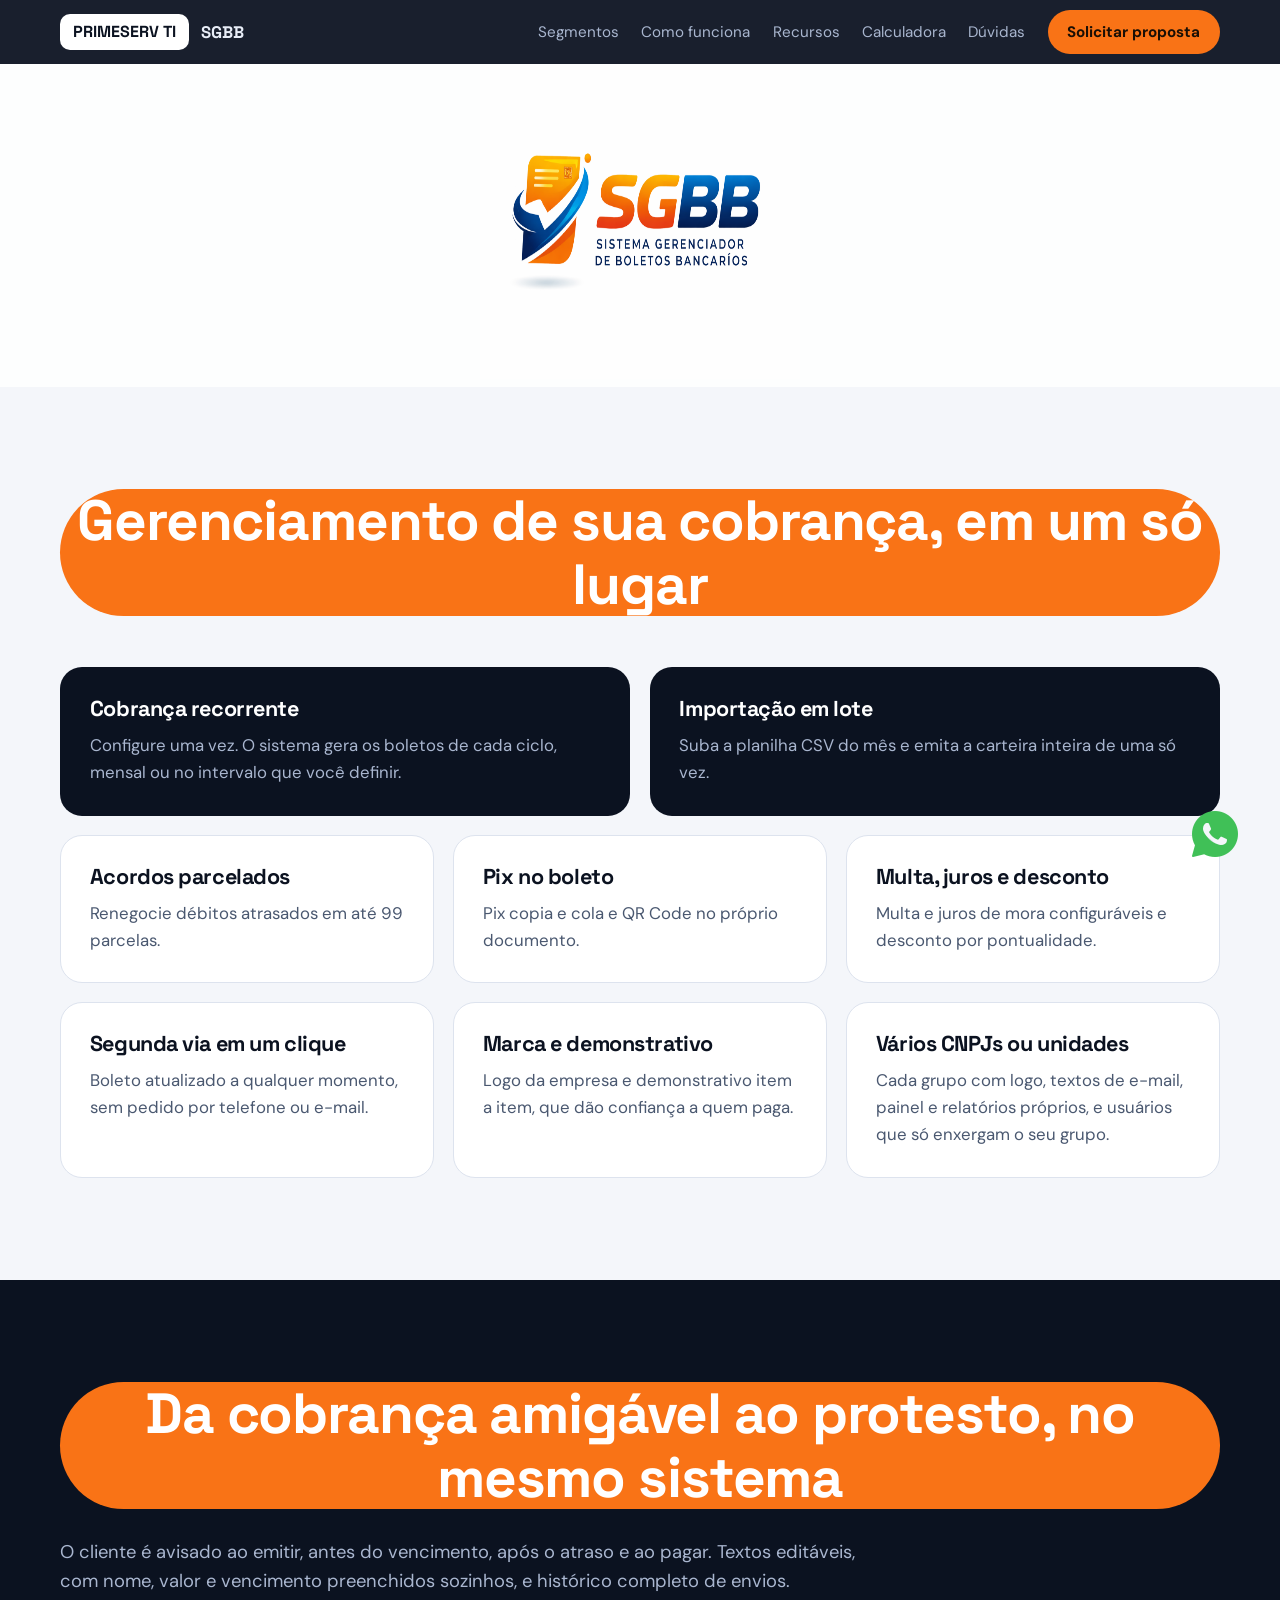
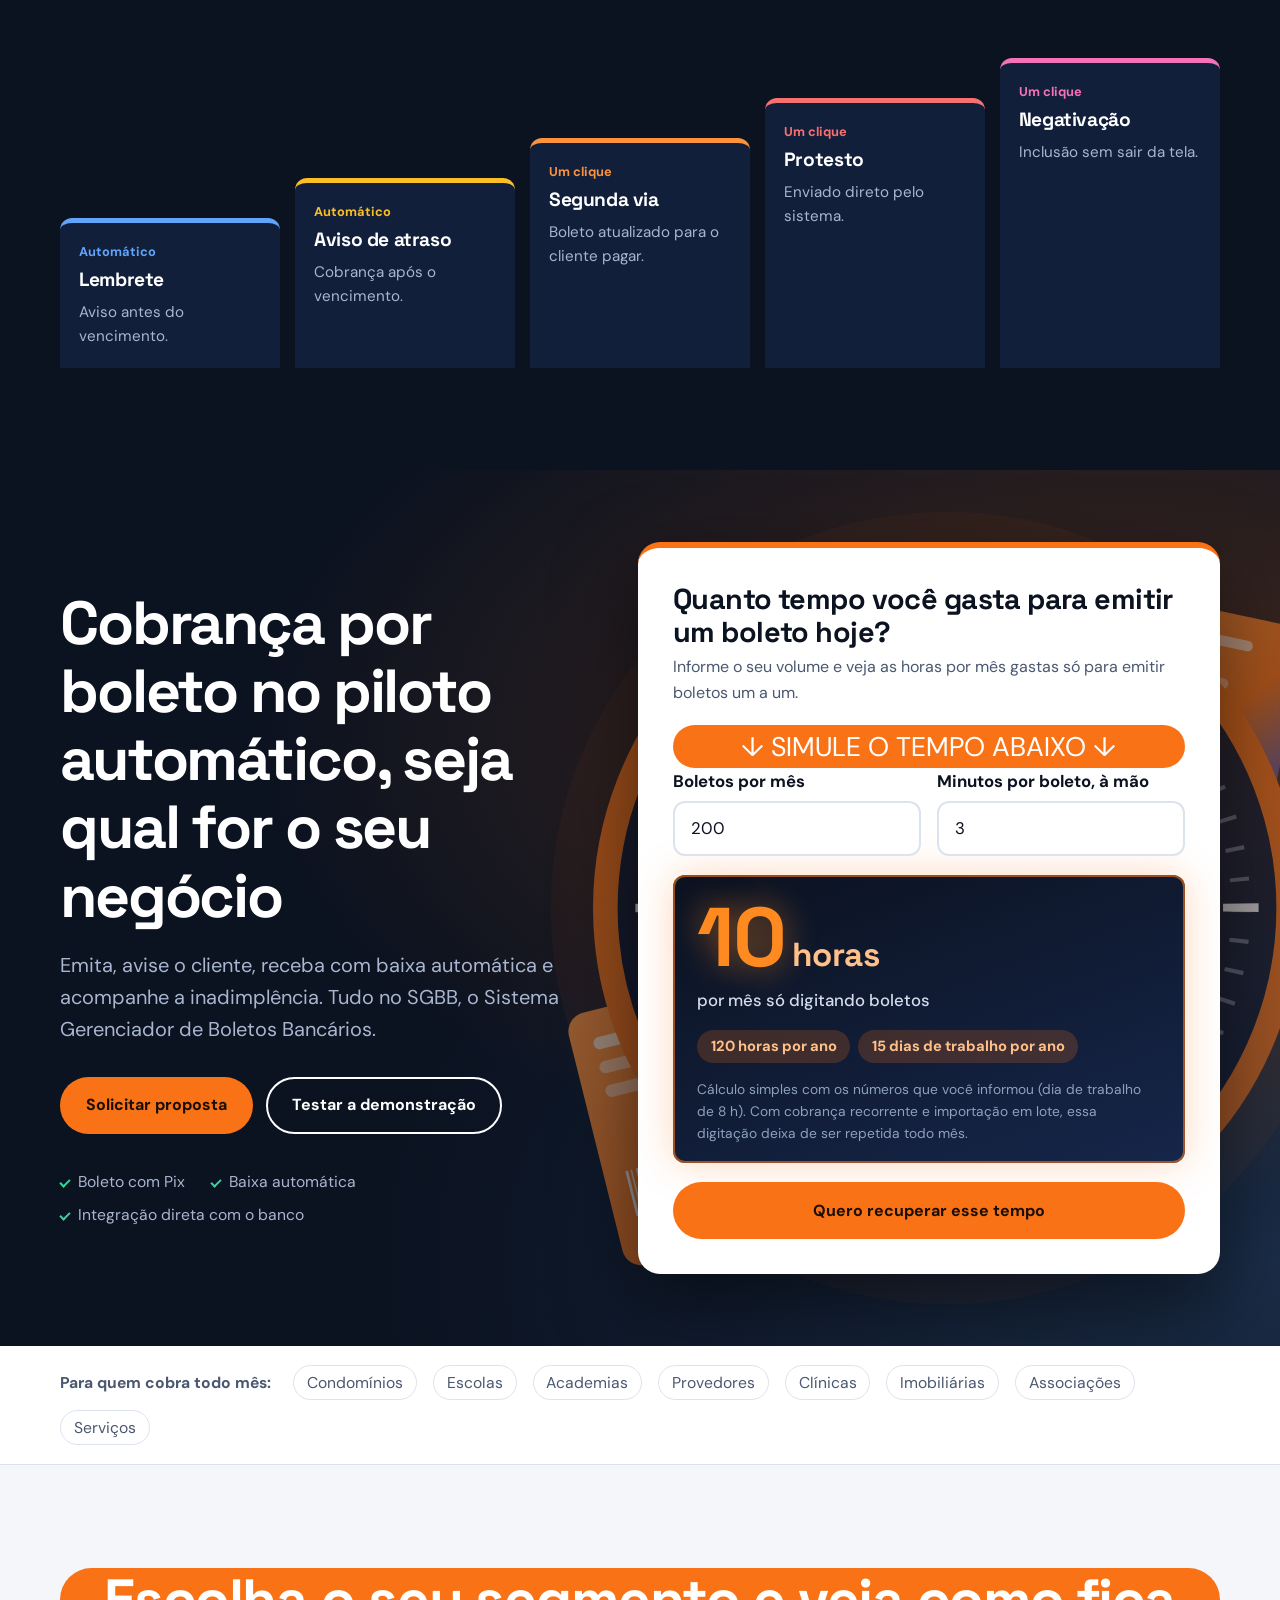
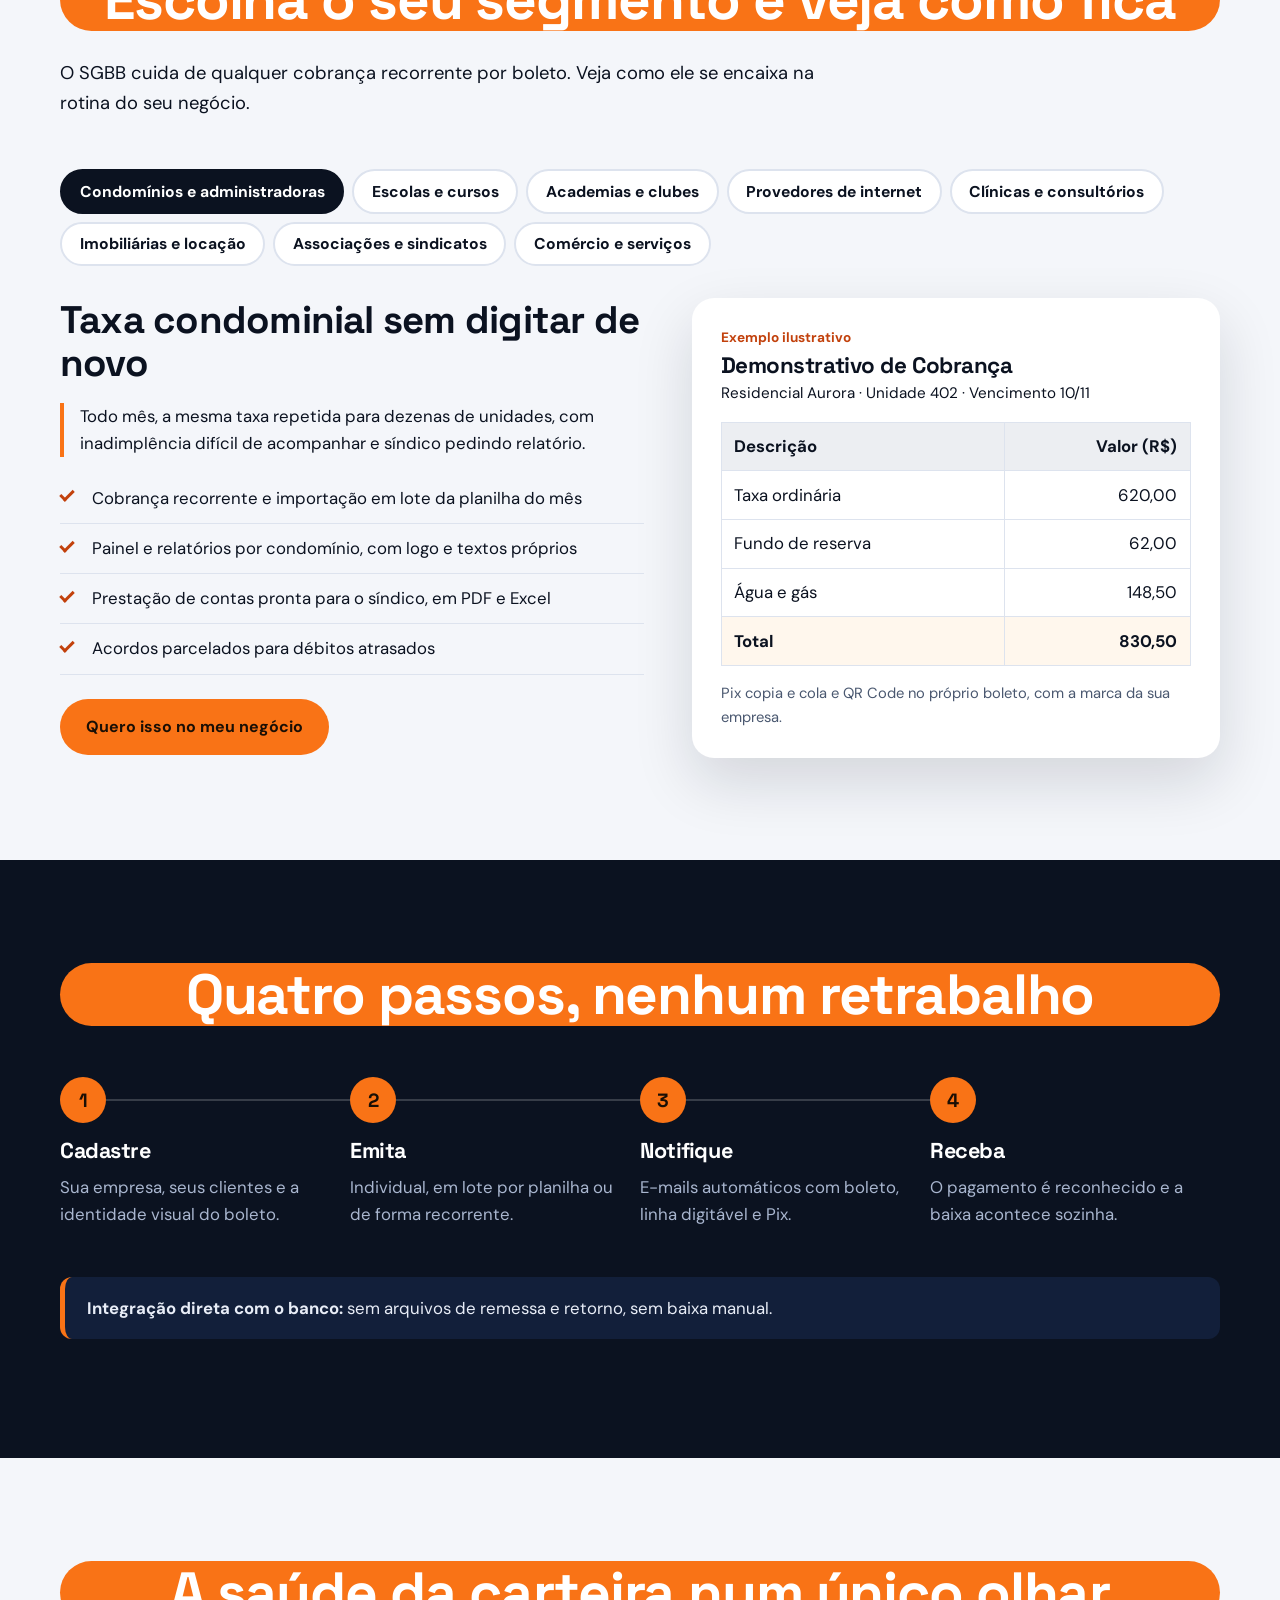
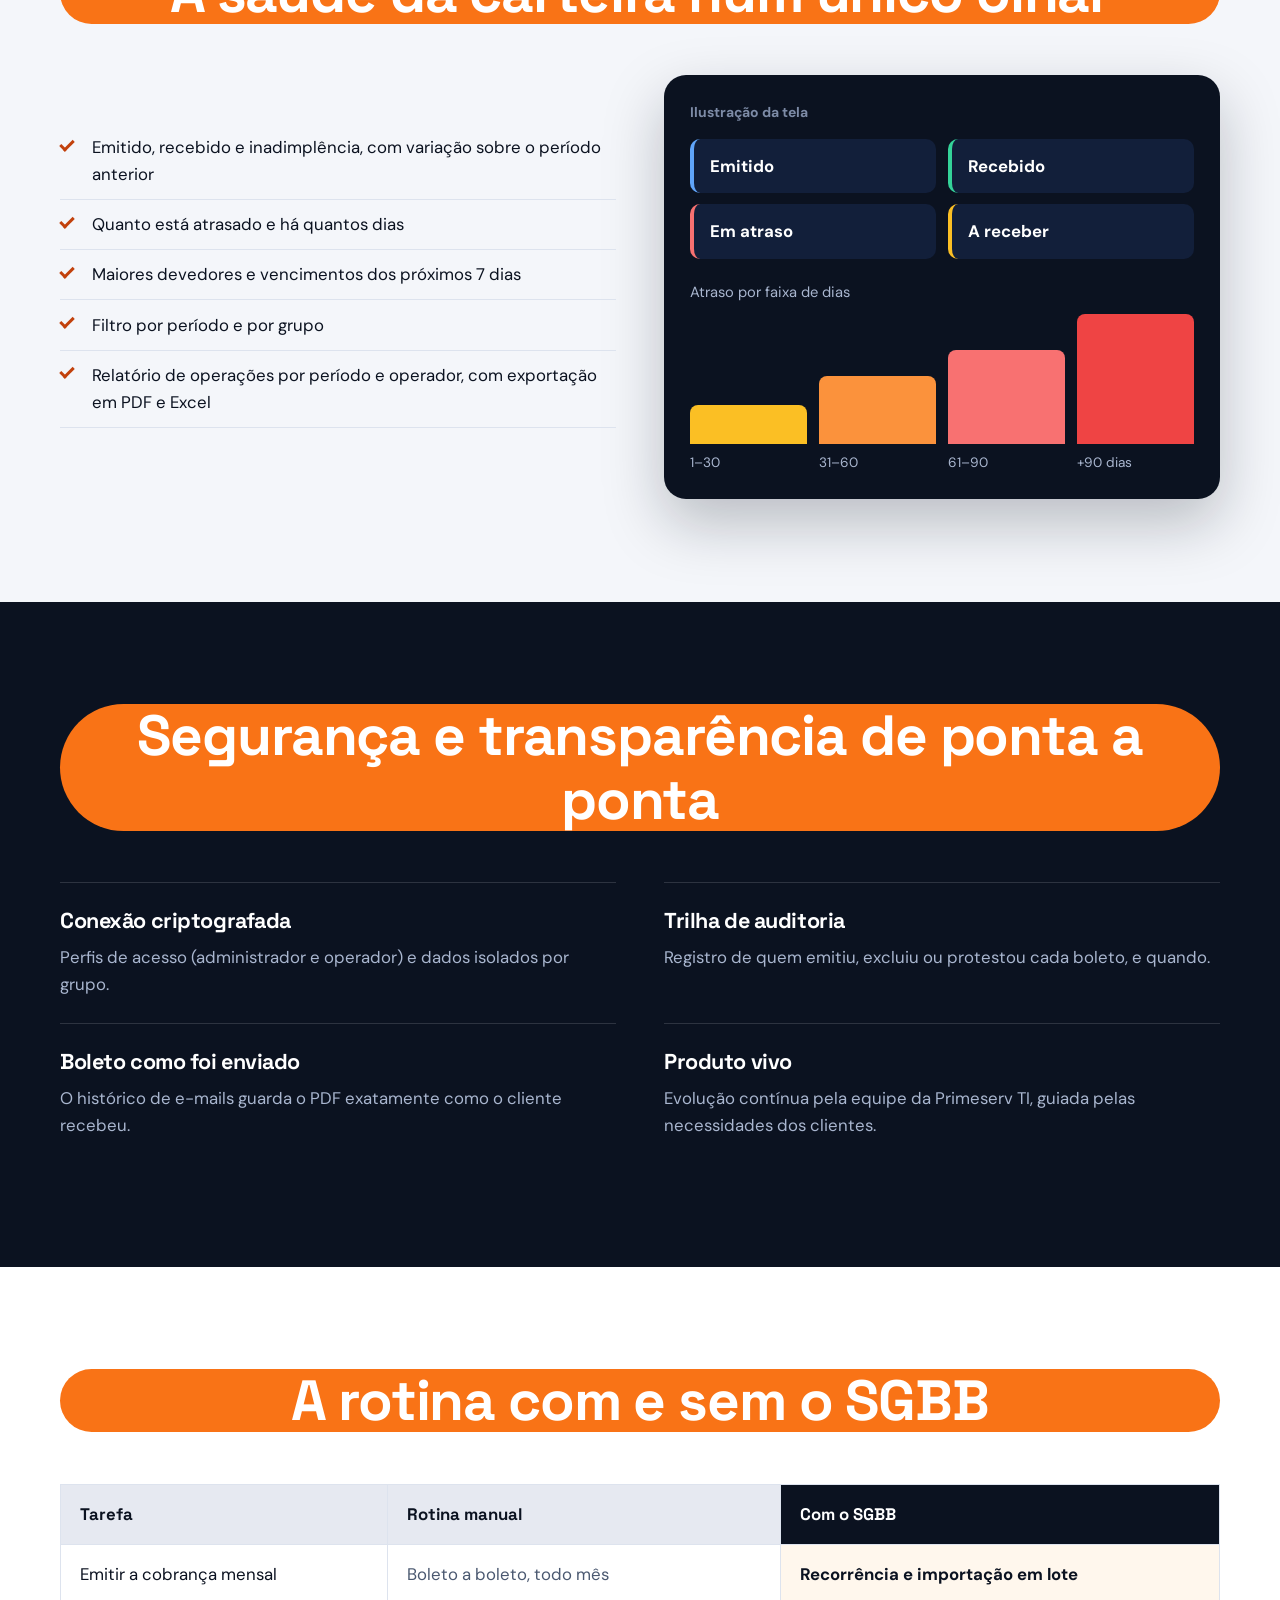
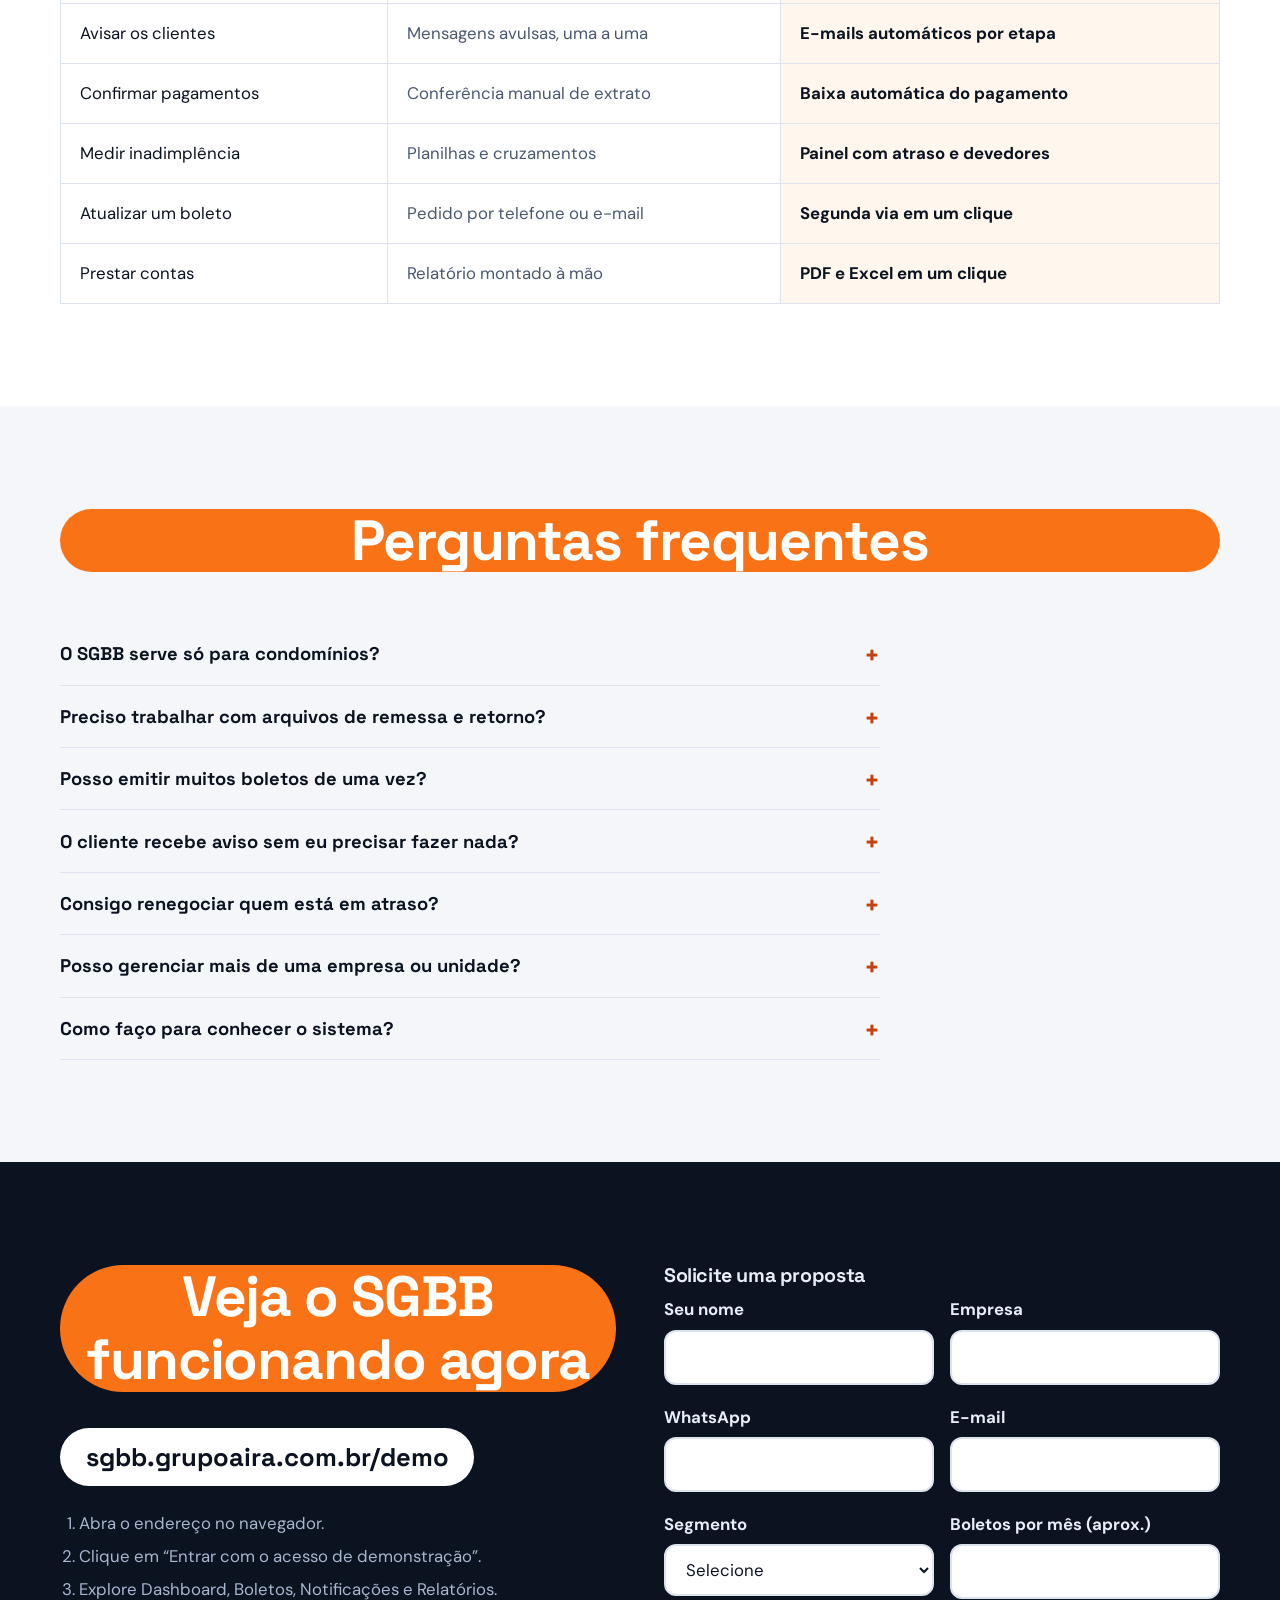
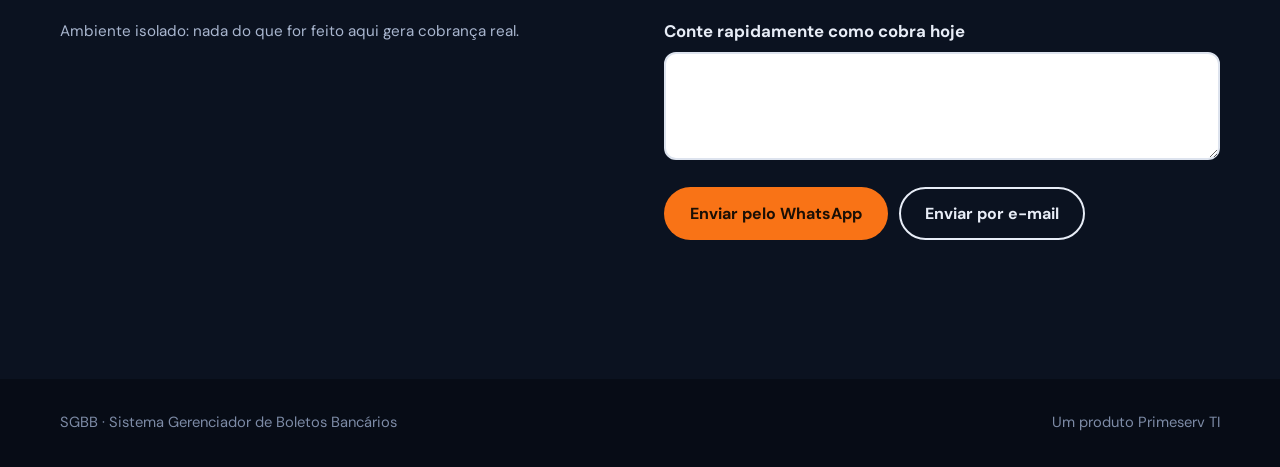
<file: index.html>
<!DOCTYPE html>
<html lang="pt-BR">
<head>
<meta charset="UTF-8">
<meta name="viewport" content="width=device-width, initial-scale=1">
<title>SGBB  | Primeserv TI</title>
<meta name="description" content="Emita boletos com Pix, avise clientes automaticamente, receba com baixa automática e acompanhe a inadimplência. Para condomínios, escolas, academias, provedores, clínicas, imobiliárias e mais.">

<link rel="preconnect" href="https://fonts.googleapis.com">
<link rel="preconnect" href="https://fonts.gstatic.com" crossorigin>
<link href="https://fonts.googleapis.com/css2?family=DM+Sans:wght@400;500;700&family=Space+Grotesk:wght@500;700&display=swap" rel="stylesheet">
<link rel="stylesheet" href="style.css">

</head>
<body>

<!-- =====================================================
     TOPO
     ===================================================== -->
<header id="topo">
  <div class="conteudo topo-interno">
    <a class="topo-marca" href="#inicio" aria-label="SGBB, início">
      <span class="topo-logo-primeserv">PRIMESERV TI</span>
      <span>SGBB</span>
    </a>
    <button id="botao-menu" aria-expanded="false" aria-controls="menu-principal">Menu</button>
    <nav class="menu-principal" id="menu-principal" aria-label="Principal">
      <a href="#segmentos">Segmentos</a>
      <a href="#como-funciona">Como funciona</a>
      <a href="#recursos">Recursos</a>
      <a href="#calculadora">Calculadora</a>
      <a href="#perguntas">Dúvidas</a>
      <a class="botao botao-principal" href="#contato">Solicitar proposta</a>
    </nav>
  </div>
</header>

<main id="inicio">
<section class="siscobranca">
  <img class="sgbb" src="SGBB_logo_fundo_branco.png" alt="Imagem ilustrativa de boletos e pagamentos">
</section>
<section id="recursos" class="secao secao-clara">
  <div class="conteudo">
    <div class="cabecalho-secao">
      <h2 class="titulo-secao">Gerenciamento de sua cobrança, em um só lugar</h2>
    </div>
    <div class="recursos-grade">
      <article class="recurso recurso-grande">
        <h3>Cobrança recorrente</h3>
        <p>Configure uma vez. O sistema gera os boletos de cada ciclo, mensal ou no intervalo que você definir.</p>
      </article>
      <article class="recurso recurso-grande">
        <h3>Importação em lote</h3>
        <p>Suba a planilha CSV do mês e emita a carteira inteira de uma só vez.</p>
      </article>
      <article class="recurso">
        <h3>Acordos parcelados</h3>
        <p>Renegocie débitos atrasados em até 99 parcelas.</p>
      </article>
      <article class="recurso">
        <h3>Pix no boleto</h3>
        <p>Pix copia e cola e QR Code no próprio documento.</p>
      </article>
      <article class="recurso">
        <h3>Multa, juros e desconto</h3>
        <p>Multa e juros de mora configuráveis e desconto por pontualidade.</p>
      </article>
      <article class="recurso">
        <h3>Segunda via em um clique</h3>
        <p>Boleto atualizado a qualquer momento, sem pedido por telefone ou e-mail.</p>
      </article>
      <article class="recurso">
        <h3>Marca e demonstrativo</h3>
        <p>Logo da empresa e demonstrativo item a item, que dão confiança a quem paga.</p>
      </article>
      <article class="recurso">
        <h3>Vários CNPJs ou unidades</h3>
        <p>Cada grupo com logo, textos de e-mail, painel e relatórios próprios, e usuários que só enxergam o seu grupo.</p>
      </article>
    </div>
  </div>
</section>
<section id="regua" class="secao secao-escura">
  <div class="conteudo">
    <div class="cabecalho-secao">
      <h2 class="titulo-secao">Da cobrança amigável ao protesto, no mesmo sistema</h2>
      <p class="subtitulo-secao">O cliente é avisado ao emitir, antes do vencimento, após o atraso e ao pagar. Textos editáveis, com nome, valor e vencimento preenchidos sozinhos, e histórico completo de envios.</p>
    </div>
    <div class="regua">
      <article class="degrau"><small>Automático</small><h3>Lembrete</h3><p>Aviso antes do vencimento.</p></article>
      <article class="degrau"><small>Automático</small><h3>Aviso de atraso</h3><p>Cobrança após o vencimento.</p></article>
      <article class="degrau"><small>Um clique</small><h3>Segunda via</h3><p>Boleto atualizado para o cliente pagar.</p></article>
      <article class="degrau"><small>Um clique</small><h3>Protesto</h3><p>Enviado direto pelo sistema.</p></article>
      <article class="degrau"><small>Um clique</small><h3>Negativação</h3><p>Inclusão sem sair da tela.</p></article>
    </div>
  </div>
</section>
<section id="heroi">

  <!-- RELÓGIO DE FUNDO (decorativo). Para mudar o tamanho/opacidade: classe .heroi-relogio no CSS -->
  <svg class="heroi-relogio" viewBox="0 0 600 600" aria-hidden="true" focusable="false">
    <defs>
      <linearGradient id="gradiente-boleto" x1="0" y1="0" x2="1" y2="1">
        <stop offset="0" stop-color="#fb923c"/><stop offset=".55" stop-color="#f97316"/><stop offset="1" stop-color="#1d4ed8"/>
      </linearGradient>
      <pattern id="padrao-barras" width="8" height="40" patternUnits="userSpaceOnUse">
        <rect width="2" height="40" fill="#fff"/><rect x="4" width="1" height="40" fill="#fff"/>
      </pattern>
      <g id="boleto-modelo">
        <rect width="150" height="190" rx="14" fill="url(#gradiente-boleto)"/>
        <rect x="16" y="20" width="90" height="9" rx="4.5" fill="rgba(255,255,255,.65)"/>
        <rect x="16" y="38" width="64" height="9" rx="4.5" fill="rgba(255,255,255,.45)"/>
        <rect x="16" y="56" width="76" height="9" rx="4.5" fill="rgba(255,255,255,.45)"/>
        <rect x="16" y="120" width="118" height="34" fill="url(#padrao-barras)" opacity=".92"/>
        <rect x="16" y="162" width="46" height="14" rx="7" fill="rgba(11,18,32,.35)"/>
      </g>
    </defs>
    <circle cx="300" cy="300" r="290" fill="rgba(249,115,22,.08)"/>
    <g transform="translate(20 380) rotate(-14)"><g class="boleto-flutuante"><use href="#boleto-modelo"/></g></g>
    <g transform="translate(440 70) rotate(12) scale(.85)"><g class="boleto-flutuante boleto-flutuante-b"><use href="#boleto-modelo"/></g></g>
    <circle cx="300" cy="300" r="250" fill="#0e1830" stroke="#f97316" stroke-width="18"/>
    <circle cx="300" cy="300" r="215" fill="none" stroke="#a9b6cf" stroke-width="14" stroke-dasharray="3 19.51" transform="rotate(-90 300 300)" opacity=".6"/>
    <circle cx="300" cy="300" r="215" fill="none" stroke="#fff" stroke-width="26" stroke-dasharray="6 106.57" transform="rotate(-90.9 300 300)"/>
    <line x1="300" y1="300" x2="300" y2="190" stroke="#fff" stroke-width="14" stroke-linecap="round" transform="rotate(48 300 300)"/>
    <g class="ponteiro-minutos"><line x1="300" y1="300" x2="300" y2="104" stroke="#f97316" stroke-width="9" stroke-linecap="round"/></g>
    <circle cx="300" cy="300" r="15" fill="#f97316"/>
  </svg>

  <div class="conteudo heroi-grade">
    <div class="heroi-texto-bloco">
      <h1 class="heroi-titulo">Cobrança por boleto no piloto automático, seja qual for o seu negócio</h1>
      <p class="heroi-texto">Emita, avise o cliente, receba com baixa automática e acompanhe a inadimplência. Tudo no SGBB, o Sistema Gerenciador de Boletos Bancários.</p>
      <div class="heroi-acoes">
        <a class="botao botao-principal" href="#contato">Solicitar proposta</a>
        <a class="botao botao-secundario" href="#demonstracao">Testar a demonstração</a>
      </div>
      <ul class="heroi-provas">
        <li>Boleto com Pix</li>
        <li>Baixa automática</li>
        <li>Integração direta com o banco</li>
      </ul>
    </div>

    <!-- CALCULADORA -->
    <div class="calculadora" id="calculadora">
      <h2 class="calculadora-titulo">Quanto tempo você gasta para emitir um boleto hoje?</h2>
      <p class="calculadora-apoio">Informe o seu volume e veja as horas por mês gastas só para emitir boletos um a um.</p>
     
      <p class="simulacao">↓ SIMULE O TEMPO ABAIXO ↓</p>
      
      <div class="calculadora-campos">
        <div class="campo">
          <label for="campo-boletos">Boletos por mês</label>
          <input id="campo-boletos" type="number" min="0" value="200" inputmode="numeric">
        </div>
        <div class="campo">
          <label for="campo-minutos">Minutos por boleto, à mão</label>
          <input id="campo-minutos" type="number" min="0" step="0.5" value="3" inputmode="decimal">
        </div>
      </div>
      <div class="calculadora-resultado" aria-live="polite">
        <div class="resultado-numero"><span id="resultado-horas">10</span><span id="resultado-unidade">horas</span></div>
        <p class="resultado-legenda">por mês só digitando boletos</p>
        <p class="resultado-comparacao">
          <span id="resultado-ano">120 horas por ano</span>
          <span id="resultado-dias">15 dias de trabalho por ano</span>
        </p>
        <p class="resultado-nota">Cálculo simples com os números que você informou (dia de trabalho de 8 h). Com cobrança recorrente e importação em lote, essa digitação deixa de ser repetida todo mês.</p>
      </div>
      <a class="botao botao-principal" href="#contato">Quero recuperar esse tempo</a>
    </div>
  </div>
</section>

<!-- =====================================================
     FAIXA DE SEGMENTOS
     ===================================================== -->
<div id="faixa-segmentos">
  <div class="conteudo faixa-interna">
    <strong>Para quem cobra todo mês:</strong>
    <span>Condomínios</span><span>Escolas</span><span>Academias</span><span>Provedores</span><span>Clínicas</span><span>Imobiliárias</span><span>Associações</span><span>Serviços</span>
  </div>
</div>

<!-- =====================================================
     SEGMENTOS (conteúdo gerado pelo script, edite em SEGMENTOS)
     ===================================================== -->
<section id="segmentos" class="secao secao-clara">
  <div class="conteudo">
    <div class="cabecalho-secao">
      <h2 class="titulo-secao">Escolha o seu segmento e veja como fica</h2>
      <p class="subtitulo-secao">O SGBB cuida de qualquer cobrança recorrente por boleto. Veja como ele se encaixa na rotina do seu negócio.</p>
    </div>

    <div class="segmentos-abas" id="segmentos-abas" role="tablist" aria-label="Segmentos atendidos"></div>

    <div class="segmento-painel" id="segmento-painel" role="tabpanel" aria-live="polite">
      <div class="segmento-texto">
        <h3 class="segmento-titulo" id="segmento-titulo"></h3>
        <p class="segmento-dor" id="segmento-dor"></p>
        <ul class="lista-recursos" id="segmento-lista"></ul>
        <a class="botao botao-principal" href="#contato">Quero isso no meu negócio</a>
      </div>
      <div class="segmento-exemplo">
        <p class="exemplo-aviso">Exemplo ilustrativo</p>
        <h3>Demonstrativo de Cobrança</h3>
        <p class="exemplo-referencia" id="exemplo-referencia"></p>
        <table class="tabela-demonstrativo">
          <thead><tr><th>Descrição</th><th>Valor (R$)</th></tr></thead>
          <tbody id="exemplo-itens"></tbody>
          <tfoot><tr><td>Total</td><td id="exemplo-total"></td></tr></tfoot>
        </table>
        <p class="exemplo-rodape">Pix copia e cola e QR Code no próprio boleto, com a marca da sua empresa.</p>
      </div>
    </div>
  </div>
</section>

<!-- =====================================================
     COMO FUNCIONA
     ===================================================== -->
<section id="como-funciona" class="secao secao-escura">
  <div class="conteudo">
    <div class="cabecalho-secao">
      <h2 class="titulo-secao">Quatro passos, nenhum retrabalho</h2>
    </div>
    <ol class="passos">
      <li class="passo"><h3>Cadastre</h3><p>Sua empresa, seus clientes e a identidade visual do boleto.</p></li>
      <li class="passo"><h3>Emita</h3><p>Individual, em lote por planilha ou de forma recorrente.</p></li>
      <li class="passo"><h3>Notifique</h3><p>E-mails automáticos com boleto, linha digitável e Pix.</p></li>
      <li class="passo"><h3>Receba</h3><p>O pagamento é reconhecido e a baixa acontece sozinha.</p></li>
    </ol>
    <p class="destaque-banco"><strong>Integração direta com o banco:</strong> sem arquivos de remessa e retorno, sem baixa manual.</p>
  </div>
</section>

<!-- =====================================================
     RECURSOS
     ===================================================== -->


<!-- =====================================================
     RÉGUA DE COBRANÇA
     ===================================================== -->


<!-- =====================================================
     PAINEL
     ===================================================== -->
<section id="painel" class="secao secao-clara">
  <div class="conteudo">
    <div class="cabecalho-secao">
      <h2 class="titulo-secao">A saúde da carteira num único olhar</h2>
    </div>
    <div class="painel-grade">
      <ul class="lista-recursos">
        <li>Emitido, recebido e inadimplência, com variação sobre o período anterior</li>
        <li>Quanto está atrasado e há quantos dias</li>
        <li>Maiores devedores e vencimentos dos próximos 7 dias</li>
        <li>Filtro por período e por grupo</li>
        <li>Relatório de operações por período e operador, com exportação em PDF e Excel</li>
      </ul>
      <div class="painel-ilustracao" role="img" aria-label="Ilustração da tela do painel">
        <small>Ilustração da tela</small>
        <div class="painel-indicadores">
          <div class="indicador">Emitido</div>
          <div class="indicador indicador-recebido">Recebido</div>
          <div class="indicador indicador-atraso">Em atraso</div>
          <div class="indicador indicador-areceber">A receber</div>
        </div>
        <p class="painel-legenda">Atraso por faixa de dias</p>
        <div class="grafico-atraso"><div class="barra-atraso barra-1"></div><div class="barra-atraso barra-2"></div><div class="barra-atraso barra-3"></div><div class="barra-atraso barra-4"></div></div>
        <div class="grafico-rotulos"><span>1–30</span><span>31–60</span><span>61–90</span><span>+90 dias</span></div>
      </div>
    </div>
  </div>
</section>

<!-- =====================================================
     CONFIANÇA
     ===================================================== -->
<section id="confianca" class="secao secao-escura">
  <div class="conteudo">
    <div class="cabecalho-secao">
      <h2 class="titulo-secao">Segurança e transparência de ponta a ponta</h2>
    </div>
    <div class="confianca-lista">
      <article class="confianca-item"><h3>Conexão criptografada</h3><p>Perfis de acesso (administrador e operador) e dados isolados por grupo.</p></article>
      <article class="confianca-item"><h3>Trilha de auditoria</h3><p>Registro de quem emitiu, excluiu ou protestou cada boleto, e quando.</p></article>
      <article class="confianca-item"><h3>Boleto como foi enviado</h3><p>O histórico de e-mails guarda o PDF exatamente como o cliente recebeu.</p></article>
      <article class="confianca-item"><h3>Produto vivo</h3><p>Evolução contínua pela equipe da Primeserv TI, guiada pelas necessidades dos clientes.</p></article>
    </div>
  </div>
</section>

<!-- =====================================================
     CALCULADORA
     ===================================================== -->
<!-- =====================================================
     ANTES E DEPOIS
     ===================================================== -->
<section id="antes-depois" class="secao secao-branca">
  <div class="conteudo">
    <div class="cabecalho-secao">
      <h2 class="titulo-secao">A rotina com e sem o SGBB</h2>
    </div>
    <div class="rolagem-tabela">
      <table class="tabela-comparativa">
        <thead><tr><th>Tarefa</th><th>Rotina manual</th><th>Com o SGBB</th></tr></thead>
        <tbody>
          <tr><td>Emitir a cobrança mensal</td><td>Boleto a boleto, todo mês</td><td>Recorrência e importação em lote</td></tr>
          <tr><td>Avisar os clientes</td><td>Mensagens avulsas, uma a uma</td><td>E-mails automáticos por etapa</td></tr>
          <tr><td>Confirmar pagamentos</td><td>Conferência manual de extrato</td><td>Baixa automática do pagamento</td></tr>
          <tr><td>Medir inadimplência</td><td>Planilhas e cruzamentos</td><td>Painel com atraso e devedores</td></tr>
          <tr><td>Atualizar um boleto</td><td>Pedido por telefone ou e-mail</td><td>Segunda via em um clique</td></tr>
          <tr><td>Prestar contas</td><td>Relatório montado à mão</td><td>PDF e Excel em um clique</td></tr>
        </tbody>
      </table>
    </div>
  </div>
</section>

<!-- =====================================================
     PERGUNTAS FREQUENTES
     ===================================================== -->
<section id="perguntas" class="secao secao-clara">
  <div class="conteudo">
    <div class="cabecalho-secao">
      <h2 class="titulo-secao">Perguntas frequentes</h2>
    </div>
    <div class="perguntas">
      <details class="pergunta">
        <summary>O SGBB serve só para condomínios?</summary>
        <p>Não. Ele nasceu na cobrança condominial, mas atende qualquer negócio que cobra por boleto de forma recorrente: escolas, academias, provedores, clínicas, imobiliárias, associações e prestadores de serviço.</p>
      </details>
      <details class="pergunta">
        <summary>Preciso trabalhar com arquivos de remessa e retorno?</summary>
        <p>Não. A integração é direta com o banco, sem arquivos de remessa e retorno e sem baixa manual.</p>
      </details>
      <details class="pergunta">
        <summary>Posso emitir muitos boletos de uma vez?</summary>
        <p>Sim. Você sobe a planilha CSV do mês e emite a carteira inteira de uma só vez, ou configura a cobrança recorrente para o sistema gerar os boletos de cada ciclo.</p>
      </details>
      <details class="pergunta">
        <summary>O cliente recebe aviso sem eu precisar fazer nada?</summary>
        <p>Sim. Ele recebe e-mails automáticos ao emitir, antes do vencimento, após o atraso e ao pagar. Os textos são editáveis e há histórico completo de envios.</p>
      </details>
      <details class="pergunta">
        <summary>Consigo renegociar quem está em atraso?</summary>
        <p>Sim, com acordos parcelados em até 99 parcelas. Também é possível gerar segunda via, protestar e negativar direto pelo sistema.</p>
      </details>
      <details class="pergunta">
        <summary>Posso gerenciar mais de uma empresa ou unidade?</summary>
        <p>Sim. Cada grupo tem logo, textos de e-mail, painel e relatórios próprios, e cada usuário enxerga apenas o grupo ao qual pertence.</p>
      </details>
      <details class="pergunta">
        <summary>Como faço para conhecer o sistema?</summary>
        <p>Há uma demonstração em ambiente isolado, em que nada gera cobrança real. O endereço está logo abaixo. Para valores e condições, solicite uma proposta.</p>
      </details>
    </div>
  </div>
</section>

<!-- =====================================================
     DEMONSTRAÇÃO E CONTATO
     ===================================================== -->
<section id="demonstracao" class="secao secao-escura">
  <div class="conteudo fechamento-grade">
    <div>
      <h2 class="titulo-secao">Veja o SGBB funcionando agora</h2>
      <a class="demonstracao-endereco" href="https://sgbb.grupoaira.com.br/demo" target="_blank" rel="noopener">sgbb.grupoaira.com.br/demo</a>
      <ol class="demonstracao-passos">
        <li>Abra o endereço no navegador.</li>
        <li>Clique em “Entrar com o acesso de demonstração”.</li>
        <li>Explore Dashboard, Boletos, Notificações e Relatórios.</li>
      </ol>
      <p class="demonstracao-aviso">Ambiente isolado: nada do que for feito aqui gera cobrança real.</p>
    </div>

    <form id="contato" aria-labelledby="titulo-formulario">
      <h3 id="titulo-formulario">Solicite uma proposta</h3>
      <div class="formulario-linha">
        <div class="campo"><label for="campo-nome">Seu nome</label><input id="campo-nome" type="text" required autocomplete="name"></div>
        <div class="campo"><label for="campo-empresa">Empresa</label><input id="campo-empresa" type="text" required autocomplete="organization"></div>
      </div>
      <div class="formulario-linha">
        <div class="campo"><label for="campo-telefone">WhatsApp</label><input id="campo-telefone" type="tel" required autocomplete="tel"></div>
        <div class="campo"><label for="campo-email">E-mail</label><input id="campo-email" type="email" required autocomplete="email"></div>
      </div>
      <div class="formulario-linha">
        <div class="campo">
          <label for="campo-segmento">Segmento</label>
          <select id="campo-segmento" required></select>
        </div>
        <div class="campo"><label for="campo-volume">Boletos por mês (aprox.)</label><input id="campo-volume" type="number" min="0" inputmode="numeric"></div>
      </div>
      <div class="campo"><label for="campo-mensagem">Conte rapidamente como cobra hoje</label><textarea id="campo-mensagem" rows="3"></textarea></div>
      <div class="formulario-opcoes">
        <button type="submit" class="botao botao-principal" data-canal="whatsapp">Enviar pelo WhatsApp</button>
        <button type="submit" class="botao botao-secundario botao-secundario-escuro" data-canal="email">Enviar por e-mail</button>
      </div>
      <p id="mensagem-formulario" role="status"></p>
    </form>
  </div>
</section>

</main>

<footer id="rodape">
  <div class="conteudo rodape-interno">
    <span>SGBB · Sistema Gerenciador de Boletos Bancários</span>
    <span>Um produto Primeserv TI</span>
  </div>
</footer>

<a id="botao-flutuante-whatsapp" href="#contato"><img src="icons8-whatsapp-50.png" alt="Falar com um consultor"></a>

<script>
/* =====================================================
   CONFIGURAÇÃO (edite aqui)
   ===================================================== */
// Somente números, com DDI e DDD. Exemplo: 5531999999999
const NUMERO_WHATSAPP = "5531973009596";
const EMAIL_COMERCIAL = "andrepintoadvocacia@gmail.com";

/* =====================================================
   SEGMENTOS (edite textos, benefícios e exemplos)
   ===================================================== */
const SEGMENTOS = [
  {
    id: "condominios", nome: "Condomínios e administradoras",
    titulo: "Taxa condominial sem digitar de novo",
    dor: "Todo mês, a mesma taxa repetida para dezenas de unidades, com inadimplência difícil de acompanhar e síndico pedindo relatório.",
    beneficios: [
      "Cobrança recorrente e importação em lote da planilha do mês",
      "Painel e relatórios por condomínio, com logo e textos próprios",
      "Prestação de contas pronta para o síndico, em PDF e Excel",
      "Acordos parcelados para débitos atrasados"
    ],
    referencia: "Residencial Aurora · Unidade 402 · Vencimento 10/11",
    itens: [["Taxa ordinária", 620.00], ["Fundo de reserva", 62.00], ["Água e gás", 148.50]]
  },
  {
    id: "escolas", nome: "Escolas e cursos",
    titulo: "Mensalidades emitidas e acompanhadas sem planilha",
    dor: "Matrículas, descontos e atrasos de dezenas ou centenas de alunos, com a secretaria correndo atrás de segunda via e confirmação de pagamento.",
    beneficios: [
      "Mensalidades recorrentes, com emissão automática a cada ciclo",
      "Desconto por pontualidade e multa e juros configuráveis",
      "Aviso automático aos responsáveis antes e depois do vencimento",
      "Segunda via em um clique, sem ocupar a secretaria"
    ],
    referencia: "Turma 3B · Aluno 0127 · Vencimento 05/11",
    itens: [["Mensalidade", 890.00], ["Material didático", 95.00], ["Desconto por pontualidade", -45.00]]
  },
  {
    id: "academias", nome: "Academias e clubes",
    titulo: "Planos mensais cobrados sem esforço",
    dor: "Muitos alunos com planos e vencimentos diferentes, e atrasos que passam despercebidos até virarem perda.",
    beneficios: [
      "Cobrança recorrente por plano e por vencimento",
      "Lembrete e aviso de atraso enviados sozinhos",
      "Pix no boleto para o cliente pagar na hora",
      "Painel com atraso por faixa de dias"
    ],
    referencia: "Plano trimestral · Aluno 0412 · Vencimento 12/11",
    itens: [["Plano mensal", 129.90], ["Taxa de manutenção", 15.00]]
  },
  {
    id: "provedores", nome: "Provedores de internet",
    titulo: "Assinaturas mensais com baixa automática",
    dor: "Milhares de cobranças recorrentes e conferência manual de pagamentos que consome a equipe financeira.",
    beneficios: [
      "Importação em lote da base de assinantes",
      "Baixa automática pela integração direta com o banco",
      "Régua de cobrança até protesto e negativação, no mesmo sistema",
      "Relatórios por período e operador, com trilha de auditoria"
    ],
    referencia: "Assinante 08231 · Vencimento 15/11",
    itens: [["Plano 500 Mega", 99.90], ["Roteador (locação)", 12.00]]
  },
  {
    id: "clinicas", nome: "Clínicas e consultórios",
    titulo: "Pacotes e mensalidades sem cobrança manual",
    dor: "Tratamentos parcelados e planos recorrentes que dependem de alguém lembrar de cobrar e conferir.",
    beneficios: [
      "Parcelamento de tratamentos com boletos emitidos de uma vez",
      "Acordos de até 99 parcelas para valores em atraso",
      "Confirmação de pagamento enviada ao cliente",
      "Marca da clínica no boleto e no e-mail"
    ],
    referencia: "Tratamento ortodôntico · Parcela 4 de 12 · Vencimento 20/11",
    itens: [["Parcela do tratamento", 380.00], ["Manutenção mensal", 90.00]]
  },
  {
    id: "imobiliarias", nome: "Imobiliárias e locação",
    titulo: "Aluguéis e encargos em um só boleto",
    dor: "Vários contratos com valores e vencimentos diferentes, e o repasse depende de saber quem pagou e quem atrasou.",
    beneficios: [
      "Cobrança recorrente por contrato",
      "Demonstrativo item a item com aluguel e encargos",
      "Baixa automática e painel de devedores",
      "Histórico de envios para comprovar o que foi enviado"
    ],
    referencia: "Contrato 2210 · Sala 12 · Vencimento 10/11",
    itens: [["Aluguel", 2400.00], ["Condomínio", 520.00], ["IPTU (parcela)", 180.00]]
  },
  {
    id: "associacoes", nome: "Associações e sindicatos",
    titulo: "Contribuições de associados em dia",
    dor: "Base grande de associados, contribuições mensais e pouca visão de quem está em atraso.",
    beneficios: [
      "Importação em lote da base de associados",
      "Avisos automáticos por e-mail em cada etapa",
      "Painel com atrasos e maiores devedores",
      "Relatórios exportáveis para prestação de contas"
    ],
    referencia: "Associado 03318 · Vencimento 08/11",
    itens: [["Contribuição mensal", 75.00], ["Taxa de convênio", 12.00]]
  },
  {
    id: "servicos", nome: "Comércio e serviços",
    titulo: "Cobre clientes recorrentes sem sair da tela",
    dor: "Contratos de manutenção, assinaturas e vendas a prazo que exigem emitir, avisar e conferir à mão.",
    beneficios: [
      "Emissão individual, em lote ou recorrente",
      "Boleto com Pix e a marca da sua empresa",
      "Lembrete, aviso de atraso e confirmação automáticos",
      "Protesto e negativação em um clique quando for preciso"
    ],
    referencia: "Contrato de manutenção · Cliente 0089 · Vencimento 25/11",
    itens: [["Serviço mensal", 450.00], ["Visita técnica", 120.00]]
  }
];

/* =====================================================
   ABAS DE SEGMENTOS
   ===================================================== */
const formatoReal = new Intl.NumberFormat("pt-BR", { minimumFractionDigits: 2, maximumFractionDigits: 2 });
const abasSegmentos = document.getElementById("segmentos-abas");

function mostrarSegmento(id) {
  const segmento = SEGMENTOS.find(s => s.id === id) || SEGMENTOS[0];
  document.getElementById("segmento-titulo").textContent = segmento.titulo;
  document.getElementById("segmento-dor").textContent = segmento.dor;
  document.getElementById("segmento-lista").innerHTML = segmento.beneficios.map(b => "<li>" + b + "</li>").join("");
  document.getElementById("exemplo-referencia").textContent = segmento.referencia;
  document.getElementById("exemplo-itens").innerHTML = segmento.itens
    .map(i => "<tr><td>" + i[0] + "</td><td>" + formatoReal.format(i[1]) + "</td></tr>").join("");
  document.getElementById("exemplo-total").textContent = formatoReal.format(segmento.itens.reduce((t, i) => t + i[1], 0));
  abasSegmentos.querySelectorAll(".segmento-aba").forEach(aba => {
    aba.setAttribute("aria-selected", aba.dataset.id === segmento.id ? "true" : "false");
  });
}

SEGMENTOS.forEach((s, i) => {
  const aba = document.createElement("button");
  aba.type = "button";
  aba.className = "segmento-aba";
  aba.setAttribute("role", "tab");
  aba.dataset.id = s.id;
  aba.textContent = s.nome;
  aba.addEventListener("click", () => mostrarSegmento(s.id));
  abasSegmentos.appendChild(aba);
});
mostrarSegmento(SEGMENTOS[0].id);

// Opções do formulário
const campoSegmento = document.getElementById("campo-segmento");
campoSegmento.innerHTML = '<option value="">Selecione</option>' +
  SEGMENTOS.map(s => '<option value="' + s.nome + '">' + s.nome + "</option>").join("") +
  '<option value="Outro">Outro</option>';

/* =====================================================
   CALCULADORA
   ===================================================== */
const campoBoletos = document.getElementById("campo-boletos");
const campoMinutos = document.getElementById("campo-minutos");
const resultadoHoras = document.getElementById("resultado-horas");

function calcularHoras() {
  const horas = ((parseFloat(campoBoletos.value) || 0) * (parseFloat(campoMinutos.value) || 0)) / 60;
  const numero = new Intl.NumberFormat("pt-BR", { maximumFractionDigits: 1 });
  const plural = (valor, singular, plural) => (Math.round(valor * 10) / 10 === 1 ? singular : plural);
  const ano = horas * 12;
  const dias = ano / 8;
  resultadoHoras.textContent = numero.format(horas);
  document.getElementById("resultado-unidade").textContent = plural(horas, "hora", "horas");
  document.getElementById("resultado-ano").textContent = numero.format(ano) + " " + plural(ano, "hora", "horas") + " por ano";
  document.getElementById("resultado-dias").textContent = numero.format(dias) + " " + plural(dias, "dia", "dias") + " de trabalho por ano";
}
campoBoletos.addEventListener("input", calcularHoras);
campoMinutos.addEventListener("input", calcularHoras);
calcularHoras();

/* =====================================================
   FORMULÁRIO (abre o WhatsApp ou o e-mail já preenchido)
   ===================================================== */
const formularioContato = document.getElementById("contato");
const mensagemFormulario = document.getElementById("mensagem-formulario");
let canalEscolhido = "whatsapp";

formularioContato.querySelectorAll("button[type=submit]").forEach(b =>
  b.addEventListener("click", () => { canalEscolhido = b.dataset.canal; })
);

formularioContato.addEventListener("submit", (evento) => {
  evento.preventDefault();
  const valor = id => document.getElementById(id).value.trim();
  const texto =
    "Olá! Quero uma proposta do SGBB.\n" +
    "Nome: " + valor("campo-nome") + "\n" +
    "Empresa: " + valor("campo-empresa") + "\n" +
    "WhatsApp: " + valor("campo-telefone") + "\n" +
    "E-mail: " + valor("campo-email") + "\n" +
    "Segmento: " + valor("campo-segmento") + "\n" +
    "Boletos por mês: " + (valor("campo-volume") || "não informado") + "\n" +
    "Como cobra hoje: " + (valor("campo-mensagem") || "não informado");

  if (canalEscolhido === "whatsapp") {
    window.open("https://wa.me/" + NUMERO_WHATSAPP + "?text=" + encodeURIComponent(texto), "_blank", "noopener");
  } else {
    window.location.href = "mailto:" + EMAIL_COMERCIAL + "?subject=" + encodeURIComponent("Proposta SGBB") + "&body=" + encodeURIComponent(texto);
  }
  mensagemFormulario.textContent = "Pronto! Confirme o envio na janela que abriu.";
});

/* =====================================================
   MENU NO CELULAR
   ===================================================== */
const botaoMenu = document.getElementById("botao-menu");
const menuPrincipal = document.getElementById("menu-principal");
botaoMenu.addEventListener("click", () => {
  const aberto = menuPrincipal.classList.toggle("aberto");
  botaoMenu.setAttribute("aria-expanded", aberto);
});
menuPrincipal.addEventListener("click", (e) => {
  if (e.target.tagName === "A") { menuPrincipal.classList.remove("aberto"); botaoMenu.setAttribute("aria-expanded", "false"); }
});
</script>
</body>
</html>
</file>
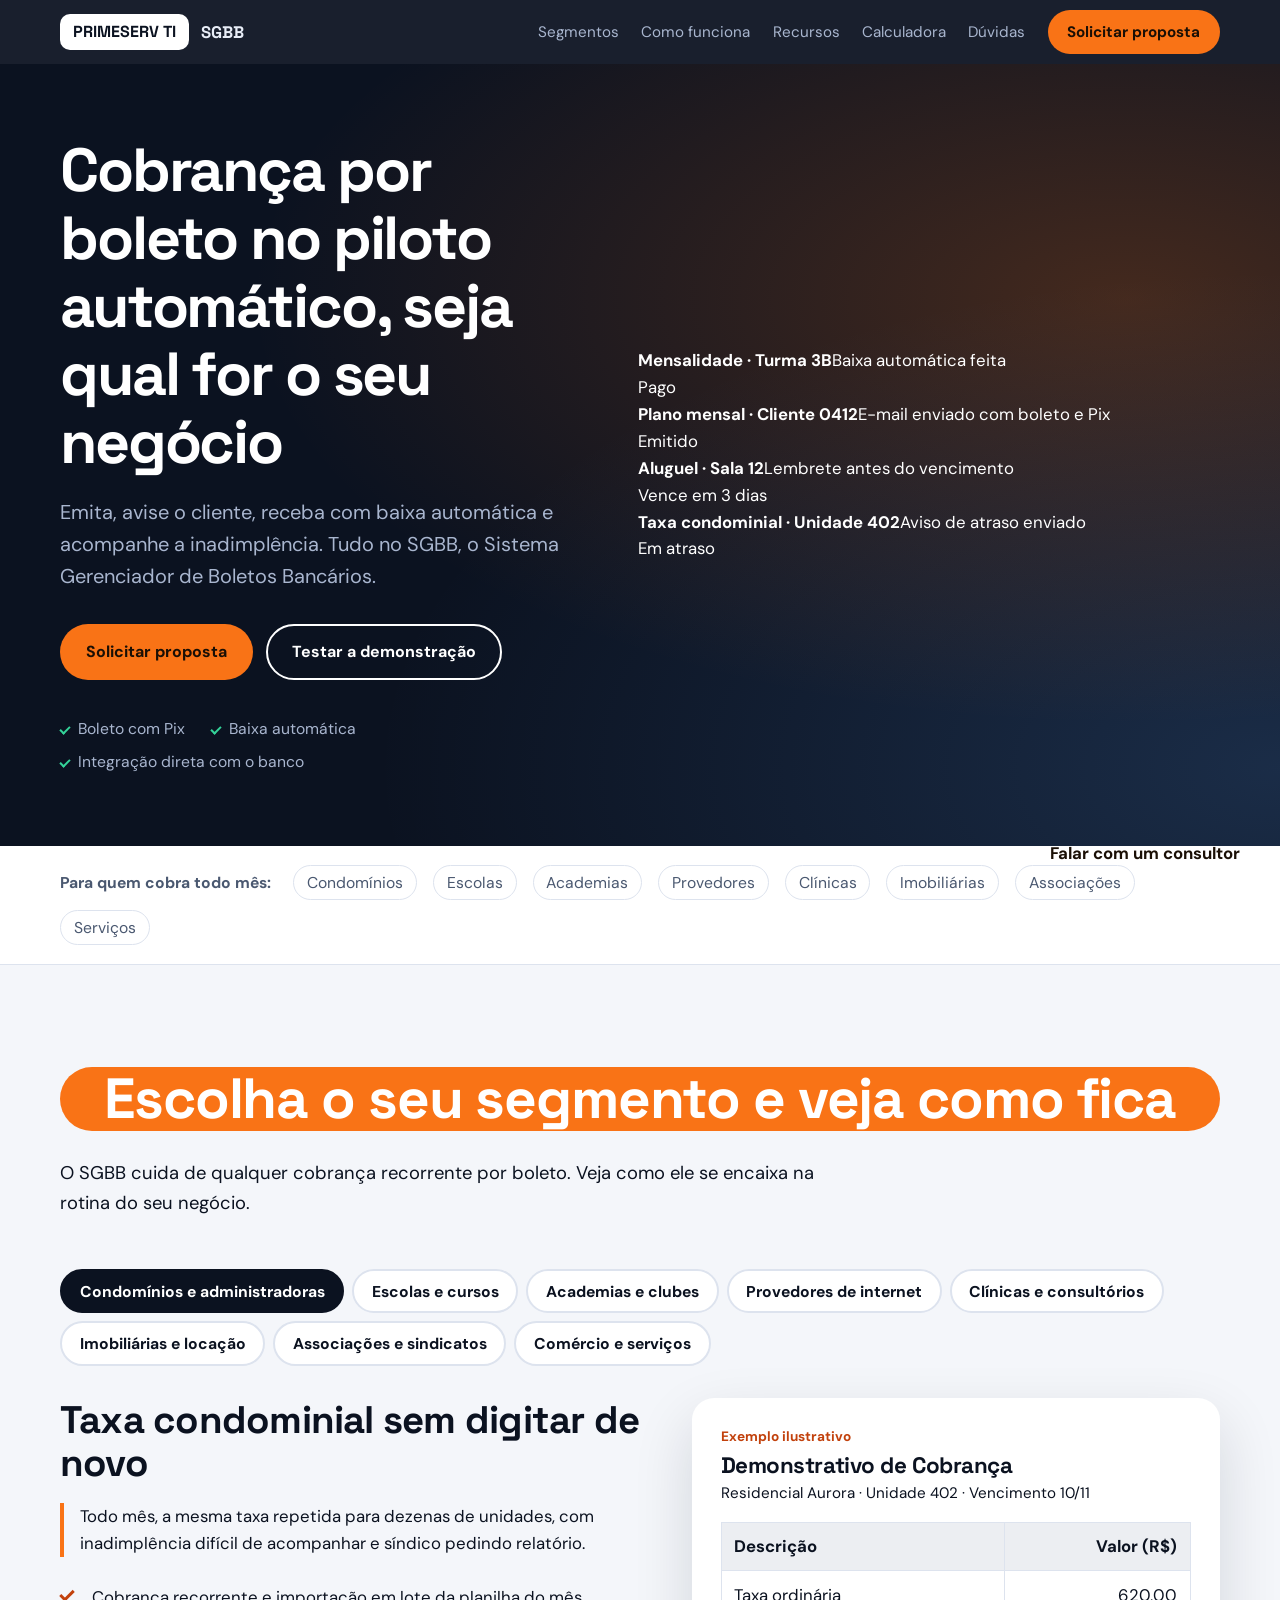
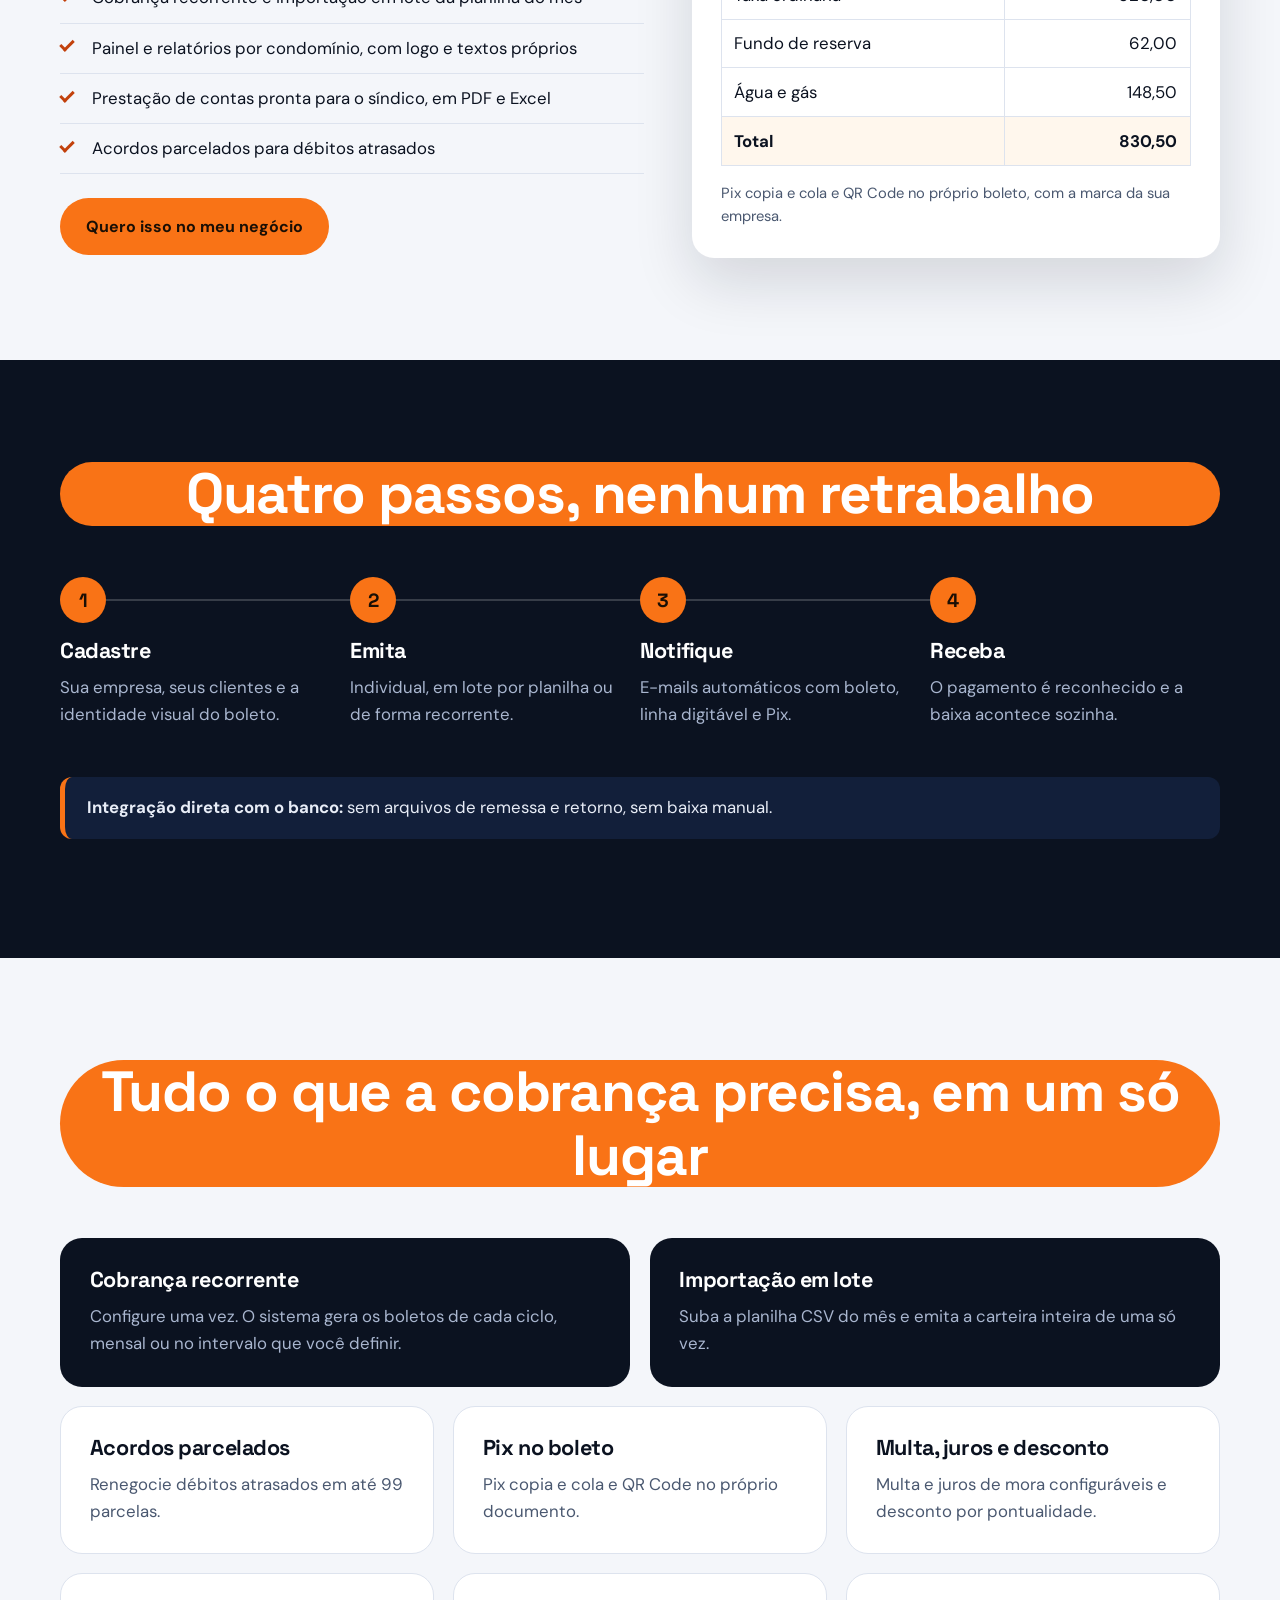
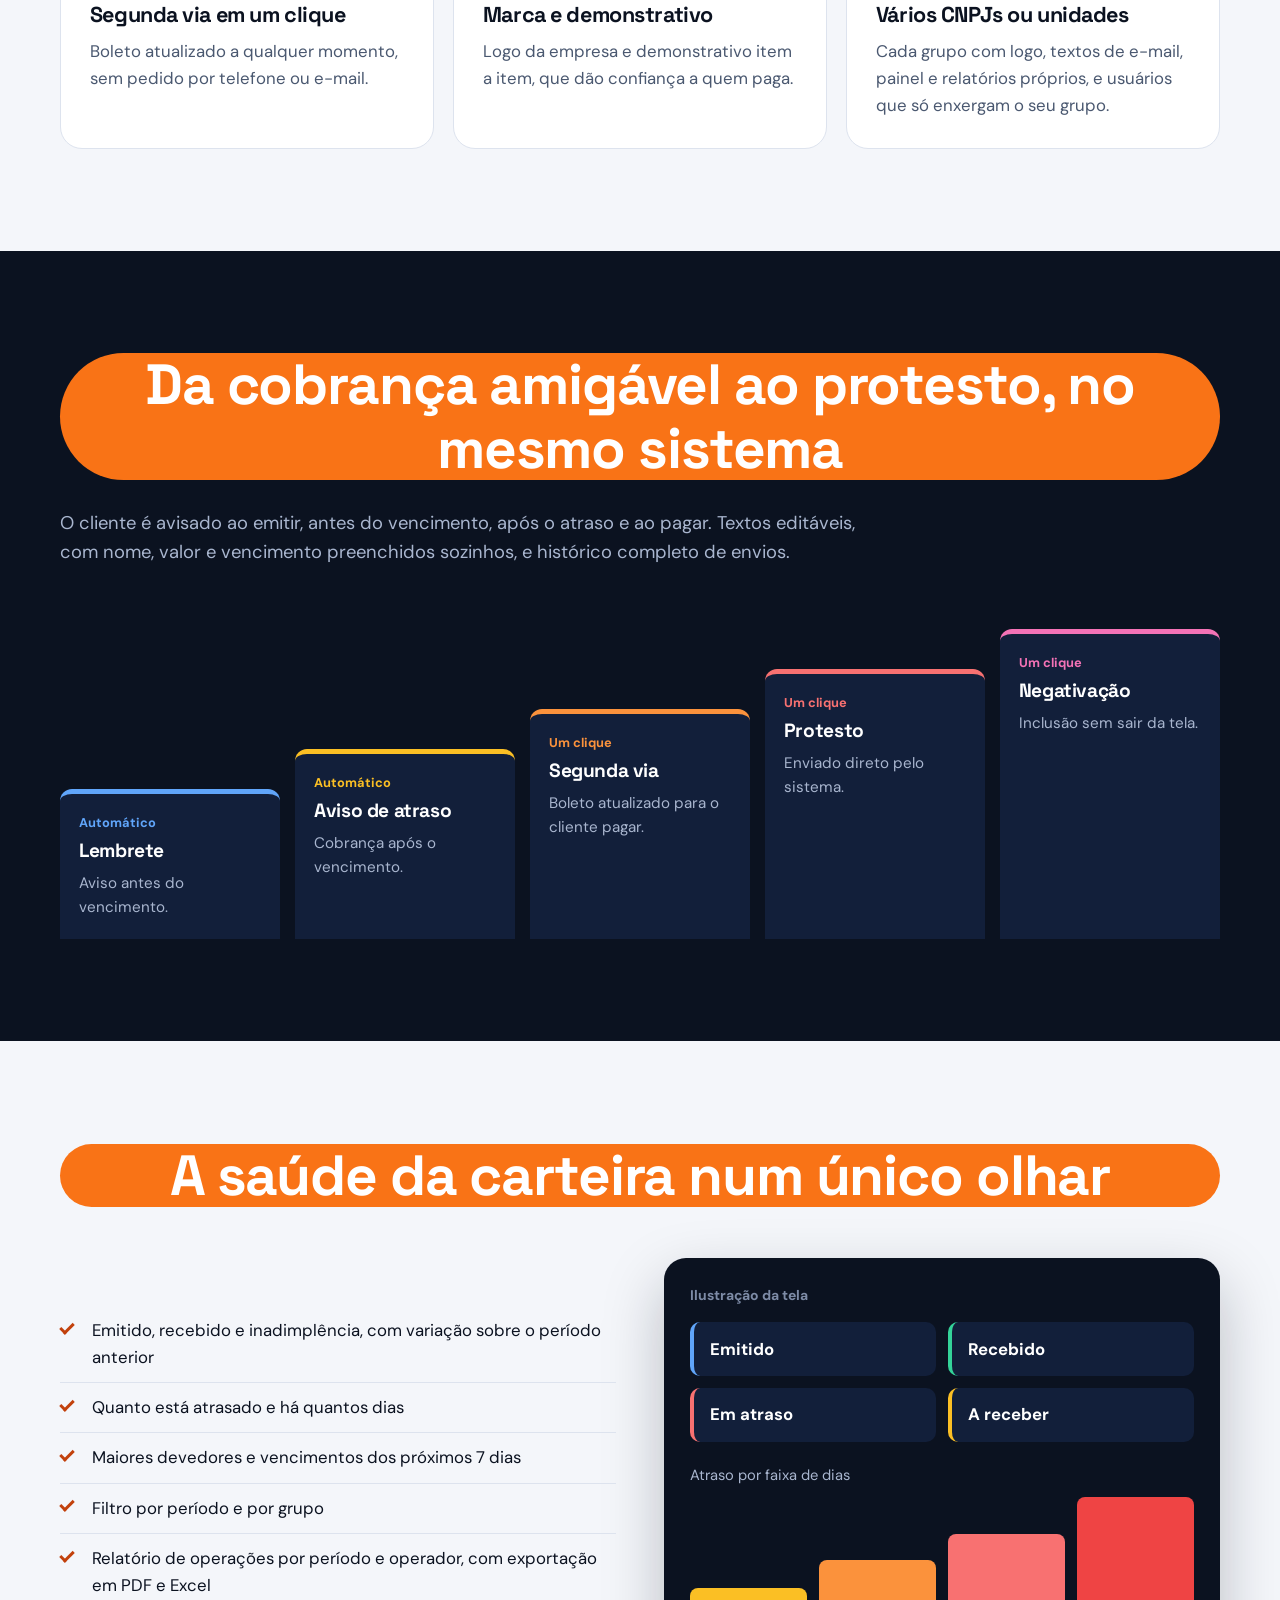
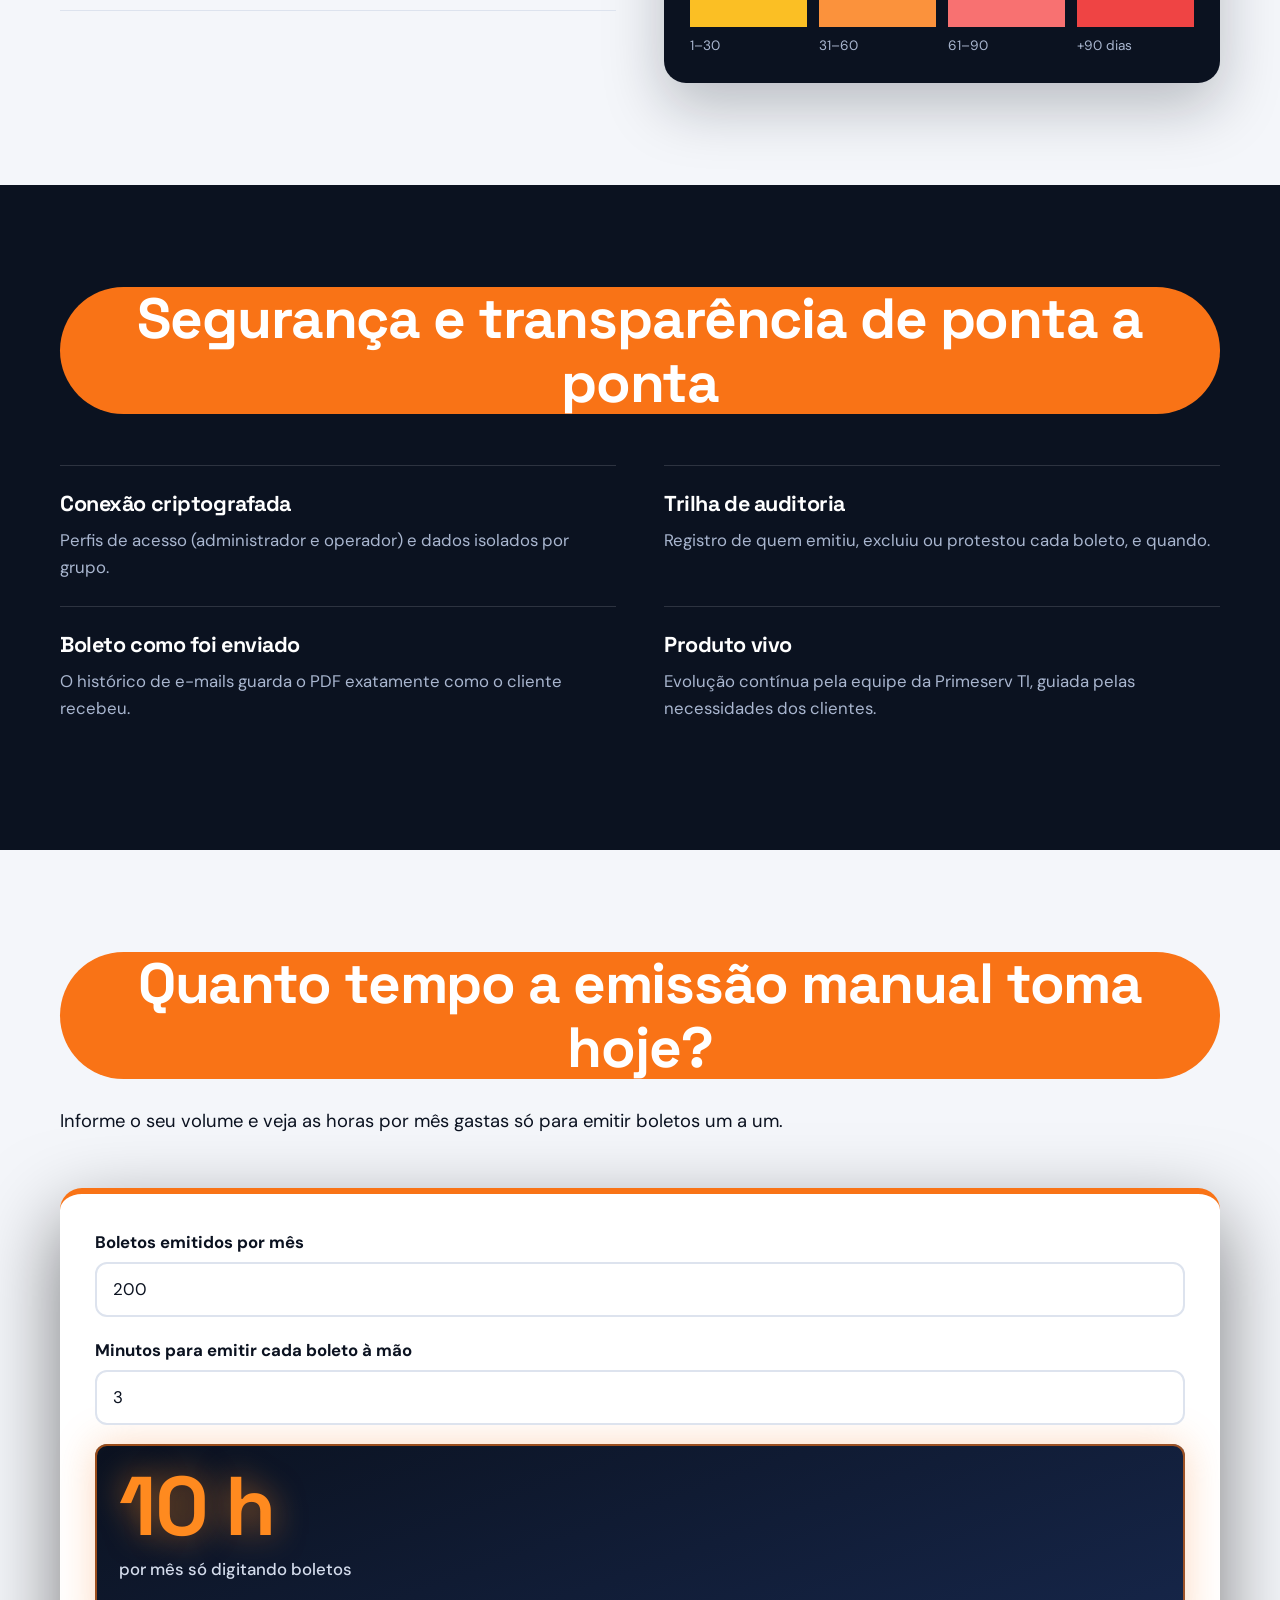
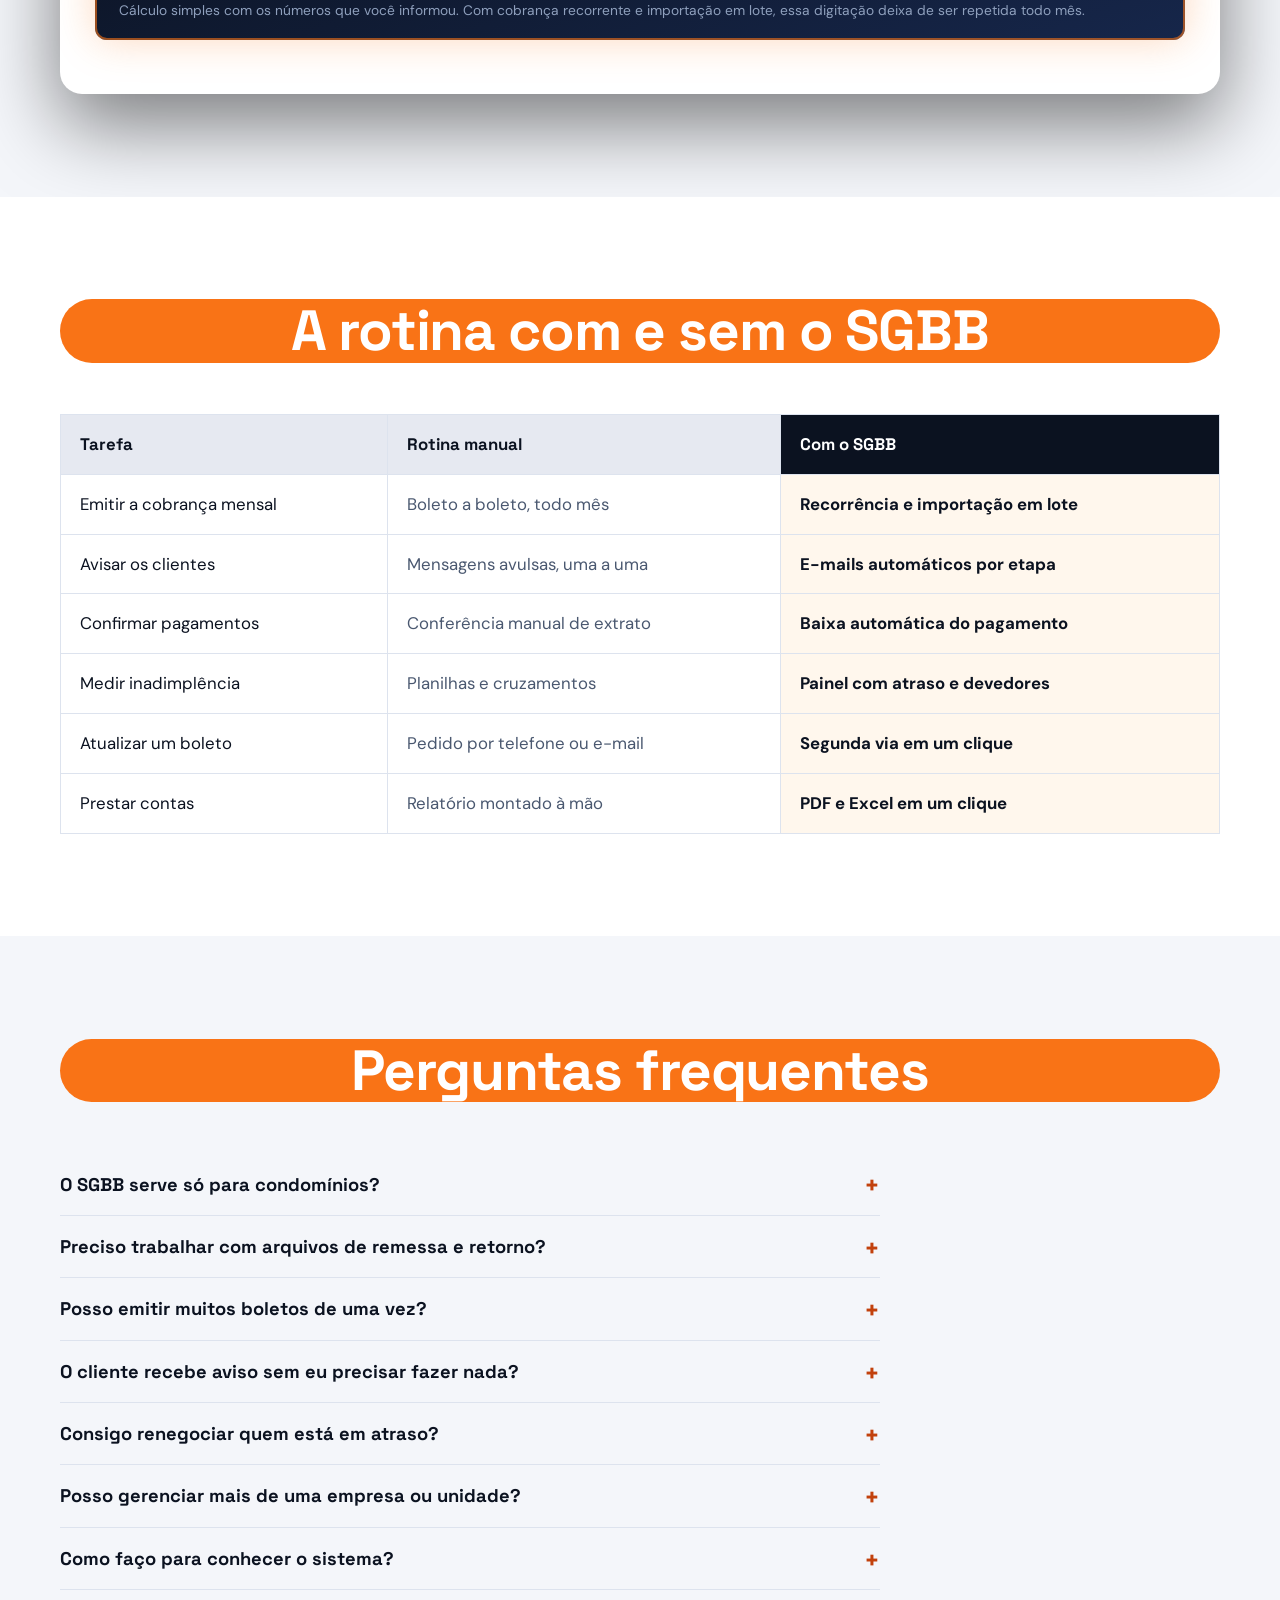
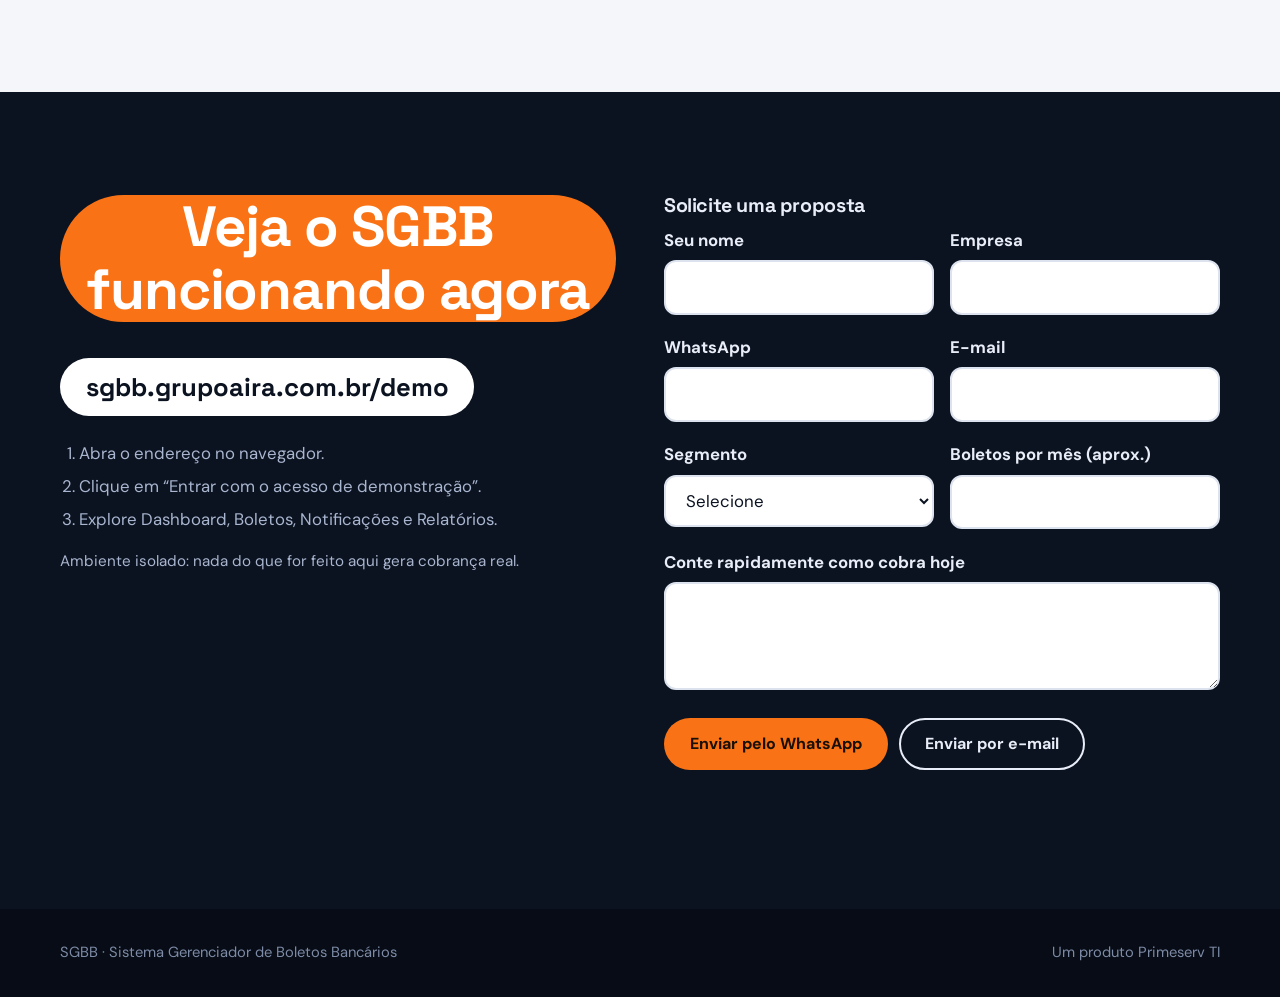
<file: SGBB SITE.html>
<!DOCTYPE html>
<html lang="pt-BR">
<head>
<meta charset="UTF-8">
<meta name="viewport" content="width=device-width, initial-scale=1">
<title>SGBB · Cobrança por boleto no piloto automático para o seu negócio | Primeserv TI</title>
<meta name="description" content="Emita boletos com Pix, avise clientes automaticamente, receba com baixa automática e acompanhe a inadimplência. Para condomínios, escolas, academias, provedores, clínicas, imobiliárias e mais.">

<link rel="preconnect" href="https://fonts.googleapis.com">
<link rel="preconnect" href="https://fonts.gstatic.com" crossorigin>
<link href="https://fonts.googleapis.com/css2?family=DM+Sans:wght@400;500;700&family=Space+Grotesk:wght@500;700&display=swap" rel="stylesheet">
<link rel="stylesheet" href="style.css">


<body>

<!-- =====================================================
     TOPO
     ===================================================== -->
<header id="topo">
  <div class="conteudo topo-interno">
    <a class="topo-marca" href="#inicio" aria-label="SGBB, início">
      <span class="topo-logo-primeserv">PRIMESERV TI</span>
      <span>SGBB</span>
    </a>
    <button id="botao-menu" aria-expanded="false" aria-controls="menu-principal">Menu</button>
    <nav class="menu-principal" id="menu-principal" aria-label="Principal">
      <a href="#segmentos">Segmentos</a>
      <a href="#como-funciona">Como funciona</a>
      <a href="#recursos">Recursos</a>
      <a href="#calculadora">Calculadora</a>
      <a href="#perguntas">Dúvidas</a>
      <a class="botao botao-principal" href="#contato">Solicitar proposta</a>
    </nav>
  </div>
</header>

<main id="inicio">

<!-- =====================================================
     HERÓI
     ===================================================== -->
<section id="heroi">
  <div class="conteudo heroi-grade">
    <div class="heroi-texto-bloco">
      <h1 class="heroi-titulo">Cobrança por boleto no piloto automático, seja qual for o seu negócio</h1>
      <p class="heroi-texto">Emita, avise o cliente, receba com baixa automática e acompanhe a inadimplência. Tudo no SGBB, o Sistema Gerenciador de Boletos Bancários.</p>
      <div class="heroi-acoes">
        <a class="botao botao-principal" href="#contato">Solicitar proposta</a>
        <a class="botao botao-secundario" href="#demonstracao">Testar a demonstração</a>
      </div>
      <ul class="heroi-provas">
        <li>Boleto com Pix</li>
        <li>Baixa automática</li>
        <li>Integração direta com o banco</li>
      </ul>
    </div>

    <!-- Ilustração: cobranças em diferentes situações -->
    <div class="heroi-pilha" aria-hidden="true">
      <div class="cobranca-viva cobranca-viva-paga"><div><strong>Mensalidade · Turma 3B</strong><span>Baixa automática feita</span></div><span class="etiqueta-situacao">Pago</span></div>
      <div class="cobranca-viva"><div><strong>Plano mensal · Cliente 0412</strong><span>E-mail enviado com boleto e Pix</span></div><span class="etiqueta-situacao">Emitido</span></div>
      <div class="cobranca-viva cobranca-viva-aviso"><div><strong>Aluguel · Sala 12</strong><span>Lembrete antes do vencimento</span></div><span class="etiqueta-situacao">Vence em 3 dias</span></div>
      <div class="cobranca-viva cobranca-viva-atraso"><div><strong>Taxa condominial · Unidade 402</strong><span>Aviso de atraso enviado</span></div><span class="etiqueta-situacao">Em atraso</span></div>
    </div>
  </div>
</section>

<!-- =====================================================
     FAIXA DE SEGMENTOS
     ===================================================== -->
<div id="faixa-segmentos">
  <div class="conteudo faixa-interna">
    <strong>Para quem cobra todo mês:</strong>
    <span>Condomínios</span><span>Escolas</span><span>Academias</span><span>Provedores</span><span>Clínicas</span><span>Imobiliárias</span><span>Associações</span><span>Serviços</span>
  </div>
</div>

<!-- =====================================================
     SEGMENTOS (conteúdo gerado pelo script, edite em SEGMENTOS)
     ===================================================== -->
<section id="segmentos" class="secao secao-clara">
  <div class="conteudo">
    <div class="cabecalho-secao">
      <h2 class="titulo-secao">Escolha o seu segmento e veja como fica</h2>
      <p class="subtitulo-secao">O SGBB cuida de qualquer cobrança recorrente por boleto. Veja como ele se encaixa na rotina do seu negócio.</p>
    </div>

    <div class="segmentos-abas" id="segmentos-abas" role="tablist" aria-label="Segmentos atendidos"></div>

    <div class="segmento-painel" id="segmento-painel" role="tabpanel" aria-live="polite">
      <div class="segmento-texto">
        <h3 class="segmento-titulo" id="segmento-titulo"></h3>
        <p class="segmento-dor" id="segmento-dor"></p>
        <ul class="lista-recursos" id="segmento-lista"></ul>
        <a class="botao botao-principal" href="#contato">Quero isso no meu negócio</a>
      </div>
      <div class="segmento-exemplo">
        <p class="exemplo-aviso">Exemplo ilustrativo</p>
        <h3>Demonstrativo de Cobrança</h3>
        <p class="exemplo-referencia" id="exemplo-referencia"></p>
        <table class="tabela-demonstrativo">
          <thead><tr><th>Descrição</th><th>Valor (R$)</th></tr></thead>
          <tbody id="exemplo-itens"></tbody>
          <tfoot><tr><td>Total</td><td id="exemplo-total"></td></tr></tfoot>
        </table>
        <p class="exemplo-rodape">Pix copia e cola e QR Code no próprio boleto, com a marca da sua empresa.</p>
      </div>
    </div>
  </div>
</section>

<!-- =====================================================
     COMO FUNCIONA
     ===================================================== -->
<section id="como-funciona" class="secao secao-escura">
  <div class="conteudo">
    <div class="cabecalho-secao">
      <h2 class="titulo-secao">Quatro passos, nenhum retrabalho</h2>
    </div>
    <ol class="passos">
      <li class="passo"><h3>Cadastre</h3><p>Sua empresa, seus clientes e a identidade visual do boleto.</p></li>
      <li class="passo"><h3>Emita</h3><p>Individual, em lote por planilha ou de forma recorrente.</p></li>
      <li class="passo"><h3>Notifique</h3><p>E-mails automáticos com boleto, linha digitável e Pix.</p></li>
      <li class="passo"><h3>Receba</h3><p>O pagamento é reconhecido e a baixa acontece sozinha.</p></li>
    </ol>
    <p class="destaque-banco"><strong>Integração direta com o banco:</strong> sem arquivos de remessa e retorno, sem baixa manual.</p>
  </div>
</section>

<!-- =====================================================
     RECURSOS
     ===================================================== -->
<section id="recursos" class="secao secao-clara">
  <div class="conteudo">
    <div class="cabecalho-secao">
      <h2 class="titulo-secao">Tudo o que a cobrança precisa, em um só lugar</h2>
    </div>
    <div class="recursos-grade">
      <article class="recurso recurso-grande">
        <h3>Cobrança recorrente</h3>
        <p>Configure uma vez. O sistema gera os boletos de cada ciclo, mensal ou no intervalo que você definir.</p>
      </article>
      <article class="recurso recurso-grande">
        <h3>Importação em lote</h3>
        <p>Suba a planilha CSV do mês e emita a carteira inteira de uma só vez.</p>
      </article>
      <article class="recurso">
        <h3>Acordos parcelados</h3>
        <p>Renegocie débitos atrasados em até 99 parcelas.</p>
      </article>
      <article class="recurso">
        <h3>Pix no boleto</h3>
        <p>Pix copia e cola e QR Code no próprio documento.</p>
      </article>
      <article class="recurso">
        <h3>Multa, juros e desconto</h3>
        <p>Multa e juros de mora configuráveis e desconto por pontualidade.</p>
      </article>
      <article class="recurso">
        <h3>Segunda via em um clique</h3>
        <p>Boleto atualizado a qualquer momento, sem pedido por telefone ou e-mail.</p>
      </article>
      <article class="recurso">
        <h3>Marca e demonstrativo</h3>
        <p>Logo da empresa e demonstrativo item a item, que dão confiança a quem paga.</p>
      </article>
      <article class="recurso">
        <h3>Vários CNPJs ou unidades</h3>
        <p>Cada grupo com logo, textos de e-mail, painel e relatórios próprios, e usuários que só enxergam o seu grupo.</p>
      </article>
    </div>
  </div>
</section>

<!-- =====================================================
     RÉGUA DE COBRANÇA
     ===================================================== -->
<section id="regua" class="secao secao-escura">
  <div class="conteudo">
    <div class="cabecalho-secao">
      <h2 class="titulo-secao">Da cobrança amigável ao protesto, no mesmo sistema</h2>
      <p class="subtitulo-secao">O cliente é avisado ao emitir, antes do vencimento, após o atraso e ao pagar. Textos editáveis, com nome, valor e vencimento preenchidos sozinhos, e histórico completo de envios.</p>
    </div>
    <div class="regua">
      <article class="degrau"><small>Automático</small><h3>Lembrete</h3><p>Aviso antes do vencimento.</p></article>
      <article class="degrau"><small>Automático</small><h3>Aviso de atraso</h3><p>Cobrança após o vencimento.</p></article>
      <article class="degrau"><small>Um clique</small><h3>Segunda via</h3><p>Boleto atualizado para o cliente pagar.</p></article>
      <article class="degrau"><small>Um clique</small><h3>Protesto</h3><p>Enviado direto pelo sistema.</p></article>
      <article class="degrau"><small>Um clique</small><h3>Negativação</h3><p>Inclusão sem sair da tela.</p></article>
    </div>
  </div>
</section>

<!-- =====================================================
     PAINEL
     ===================================================== -->
<section id="painel" class="secao secao-clara">
  <div class="conteudo">
    <div class="cabecalho-secao">
      <h2 class="titulo-secao">A saúde da carteira num único olhar</h2>
    </div>
    <div class="painel-grade">
      <ul class="lista-recursos">
        <li>Emitido, recebido e inadimplência, com variação sobre o período anterior</li>
        <li>Quanto está atrasado e há quantos dias</li>
        <li>Maiores devedores e vencimentos dos próximos 7 dias</li>
        <li>Filtro por período e por grupo</li>
        <li>Relatório de operações por período e operador, com exportação em PDF e Excel</li>
      </ul>
      <div class="painel-ilustracao" role="img" aria-label="Ilustração da tela do painel">
        <small>Ilustração da tela</small>
        <div class="painel-indicadores">
          <div class="indicador">Emitido</div>
          <div class="indicador indicador-recebido">Recebido</div>
          <div class="indicador indicador-atraso">Em atraso</div>
          <div class="indicador indicador-areceber">A receber</div>
        </div>
        <p class="painel-legenda">Atraso por faixa de dias</p>
        <div class="grafico-atraso"><div class="barra-atraso barra-1"></div><div class="barra-atraso barra-2"></div><div class="barra-atraso barra-3"></div><div class="barra-atraso barra-4"></div></div>
        <div class="grafico-rotulos"><span>1–30</span><span>31–60</span><span>61–90</span><span>+90 dias</span></div>
      </div>
    </div>
  </div>
</section>

<!-- =====================================================
     CONFIANÇA
     ===================================================== -->
<section id="confianca" class="secao secao-escura">
  <div class="conteudo">
    <div class="cabecalho-secao">
      <h2 class="titulo-secao">Segurança e transparência de ponta a ponta</h2>
    </div>
    <div class="confianca-lista">
      <article class="confianca-item"><h3>Conexão criptografada</h3><p>Perfis de acesso (administrador e operador) e dados isolados por grupo.</p></article>
      <article class="confianca-item"><h3>Trilha de auditoria</h3><p>Registro de quem emitiu, excluiu ou protestou cada boleto, e quando.</p></article>
      <article class="confianca-item"><h3>Boleto como foi enviado</h3><p>O histórico de e-mails guarda o PDF exatamente como o cliente recebeu.</p></article>
      <article class="confianca-item"><h3>Produto vivo</h3><p>Evolução contínua pela equipe da Primeserv TI, guiada pelas necessidades dos clientes.</p></article>
    </div>
  </div>
</section>

<!-- =====================================================
     CALCULADORA
     ===================================================== -->
<section id="calculadora" class="secao secao-clara">
  <div class="conteudo">
    <div class="cabecalho-secao">
      <h2 class="titulo-secao">Quanto tempo a emissão manual toma hoje?</h2>
      <p class="subtitulo-secao">Informe o seu volume e veja as horas por mês gastas só para emitir boletos um a um.</p>
    </div>
    <div class="calculadora">
      <div>
        <div class="campo">
          <label for="campo-boletos">Boletos emitidos por mês</label>
          <input id="campo-boletos" type="number" min="0" value="200" inputmode="numeric">
        </div>
        <div class="campo">
          <label for="campo-minutos">Minutos para emitir cada boleto à mão</label>
          <input id="campo-minutos" type="number" min="0" step="0.5" value="3" inputmode="decimal">
        </div>
      </div>
      <div class="calculadora-resultado" aria-live="polite">
        <div class="resultado-numero" id="resultado-horas">10 h</div>
        <p class="resultado-legenda">por mês só digitando boletos</p>
        <p class="resultado-nota">Cálculo simples com os números que você informou. Com cobrança recorrente e importação em lote, essa digitação deixa de ser repetida todo mês.</p>
      </div>
    </div>
  </div>
</section>

<!-- =====================================================
     ANTES E DEPOIS
     ===================================================== -->
<section id="antes-depois" class="secao secao-branca">
  <div class="conteudo">
    <div class="cabecalho-secao">
      <h2 class="titulo-secao">A rotina com e sem o SGBB</h2>
    </div>
    <div class="rolagem-tabela">
      <table class="tabela-comparativa">
        <thead><tr><th>Tarefa</th><th>Rotina manual</th><th>Com o SGBB</th></tr></thead>
        <tbody>
          <tr><td>Emitir a cobrança mensal</td><td>Boleto a boleto, todo mês</td><td>Recorrência e importação em lote</td></tr>
          <tr><td>Avisar os clientes</td><td>Mensagens avulsas, uma a uma</td><td>E-mails automáticos por etapa</td></tr>
          <tr><td>Confirmar pagamentos</td><td>Conferência manual de extrato</td><td>Baixa automática do pagamento</td></tr>
          <tr><td>Medir inadimplência</td><td>Planilhas e cruzamentos</td><td>Painel com atraso e devedores</td></tr>
          <tr><td>Atualizar um boleto</td><td>Pedido por telefone ou e-mail</td><td>Segunda via em um clique</td></tr>
          <tr><td>Prestar contas</td><td>Relatório montado à mão</td><td>PDF e Excel em um clique</td></tr>
        </tbody>
      </table>
    </div>
  </div>
</section>

<!-- =====================================================
     PERGUNTAS FREQUENTES
     ===================================================== -->
<section id="perguntas" class="secao secao-clara">
  <div class="conteudo">
    <div class="cabecalho-secao">
      <h2 class="titulo-secao">Perguntas frequentes</h2>
    </div>
    <div class="perguntas">
      <details class="pergunta">
        <summary>O SGBB serve só para condomínios?</summary>
        <p>Não. Ele nasceu na cobrança condominial, mas atende qualquer negócio que cobra por boleto de forma recorrente: escolas, academias, provedores, clínicas, imobiliárias, associações e prestadores de serviço.</p>
      </details>
      <details class="pergunta">
        <summary>Preciso trabalhar com arquivos de remessa e retorno?</summary>
        <p>Não. A integração é direta com o banco, sem arquivos de remessa e retorno e sem baixa manual.</p>
      </details>
      <details class="pergunta">
        <summary>Posso emitir muitos boletos de uma vez?</summary>
        <p>Sim. Você sobe a planilha CSV do mês e emite a carteira inteira de uma só vez, ou configura a cobrança recorrente para o sistema gerar os boletos de cada ciclo.</p>
      </details>
      <details class="pergunta">
        <summary>O cliente recebe aviso sem eu precisar fazer nada?</summary>
        <p>Sim. Ele recebe e-mails automáticos ao emitir, antes do vencimento, após o atraso e ao pagar. Os textos são editáveis e há histórico completo de envios.</p>
      </details>
      <details class="pergunta">
        <summary>Consigo renegociar quem está em atraso?</summary>
        <p>Sim, com acordos parcelados em até 99 parcelas. Também é possível gerar segunda via, protestar e negativar direto pelo sistema.</p>
      </details>
      <details class="pergunta">
        <summary>Posso gerenciar mais de uma empresa ou unidade?</summary>
        <p>Sim. Cada grupo tem logo, textos de e-mail, painel e relatórios próprios, e cada usuário enxerga apenas o grupo ao qual pertence.</p>
      </details>
      <details class="pergunta">
        <summary>Como faço para conhecer o sistema?</summary>
        <p>Há uma demonstração em ambiente isolado, em que nada gera cobrança real. O endereço está logo abaixo. Para valores e condições, solicite uma proposta.</p>
      </details>
    </div>
  </div>
</section>

<!-- =====================================================
     DEMONSTRAÇÃO E CONTATO
     ===================================================== -->
<section id="demonstracao" class="secao secao-escura">
  <div class="conteudo fechamento-grade">
    <div>
      <h2 class="titulo-secao">Veja o SGBB funcionando agora</h2>
      <a class="demonstracao-endereco" href="https://sgbb.grupoaira.com.br/demo" target="_blank" rel="noopener">sgbb.grupoaira.com.br/demo</a>
      <ol class="demonstracao-passos">
        <li>Abra o endereço no navegador.</li>
        <li>Clique em “Entrar com o acesso de demonstração”.</li>
        <li>Explore Dashboard, Boletos, Notificações e Relatórios.</li>
      </ol>
      <p class="demonstracao-aviso">Ambiente isolado: nada do que for feito aqui gera cobrança real.</p>
    </div>

    <form id="contato" aria-labelledby="titulo-formulario">
      <h3 id="titulo-formulario">Solicite uma proposta</h3>
      <div class="formulario-linha">
        <div class="campo"><label for="campo-nome">Seu nome</label><input id="campo-nome" type="text" required autocomplete="name"></div>
        <div class="campo"><label for="campo-empresa">Empresa</label><input id="campo-empresa" type="text" required autocomplete="organization"></div>
      </div>
      <div class="formulario-linha">
        <div class="campo"><label for="campo-telefone">WhatsApp</label><input id="campo-telefone" type="tel" required autocomplete="tel"></div>
        <div class="campo"><label for="campo-email">E-mail</label><input id="campo-email" type="email" required autocomplete="email"></div>
      </div>
      <div class="formulario-linha">
        <div class="campo">
          <label for="campo-segmento">Segmento</label>
          <select id="campo-segmento" required></select>
        </div>
        <div class="campo"><label for="campo-volume">Boletos por mês (aprox.)</label><input id="campo-volume" type="number" min="0" inputmode="numeric"></div>
      </div>
      <div class="campo"><label for="campo-mensagem">Conte rapidamente como cobra hoje</label><textarea id="campo-mensagem" rows="3"></textarea></div>
      <div class="formulario-opcoes">
        <button type="submit" class="botao botao-principal" data-canal="whatsapp">Enviar pelo WhatsApp</button>
        <button type="submit" class="botao botao-secundario botao-secundario-escuro" data-canal="email">Enviar por e-mail</button>
      </div>
      <p id="mensagem-formulario" role="status"></p>
    </form>
  </div>
</section>

</main>

<footer id="rodape">
  <div class="conteudo rodape-interno">
    <span>SGBB · Sistema Gerenciador de Boletos Bancários</span>
    <span>Um produto Primeserv TI</span>
  </div>
</footer>

<a id="botao-flutuante-whatsapp" href="#contato">Falar com um consultor</a>

<script>
/* =====================================================
   CONFIGURAÇÃO (edite aqui)
   ===================================================== */
// Somente números, com DDI e DDD. Exemplo: 5531999999999
const NUMERO_WHATSAPP = "5500000000000";
const EMAIL_COMERCIAL = "comercial@seudominio.com.br";

/* =====================================================
   SEGMENTOS (edite textos, benefícios e exemplos)
   ===================================================== */
const SEGMENTOS = [
  {
    id: "condominios", nome: "Condomínios e administradoras",
    titulo: "Taxa condominial sem digitar de novo",
    dor: "Todo mês, a mesma taxa repetida para dezenas de unidades, com inadimplência difícil de acompanhar e síndico pedindo relatório.",
    beneficios: [
      "Cobrança recorrente e importação em lote da planilha do mês",
      "Painel e relatórios por condomínio, com logo e textos próprios",
      "Prestação de contas pronta para o síndico, em PDF e Excel",
      "Acordos parcelados para débitos atrasados"
    ],
    referencia: "Residencial Aurora · Unidade 402 · Vencimento 10/11",
    itens: [["Taxa ordinária", 620.00], ["Fundo de reserva", 62.00], ["Água e gás", 148.50]]
  },
  {
    id: "escolas", nome: "Escolas e cursos",
    titulo: "Mensalidades emitidas e acompanhadas sem planilha",
    dor: "Matrículas, descontos e atrasos de dezenas ou centenas de alunos, com a secretaria correndo atrás de segunda via e confirmação de pagamento.",
    beneficios: [
      "Mensalidades recorrentes, com emissão automática a cada ciclo",
      "Desconto por pontualidade e multa e juros configuráveis",
      "Aviso automático aos responsáveis antes e depois do vencimento",
      "Segunda via em um clique, sem ocupar a secretaria"
    ],
    referencia: "Turma 3B · Aluno 0127 · Vencimento 05/11",
    itens: [["Mensalidade", 890.00], ["Material didático", 95.00], ["Desconto por pontualidade", -45.00]]
  },
  {
    id: "academias", nome: "Academias e clubes",
    titulo: "Planos mensais cobrados sem esforço",
    dor: "Muitos alunos com planos e vencimentos diferentes, e atrasos que passam despercebidos até virarem perda.",
    beneficios: [
      "Cobrança recorrente por plano e por vencimento",
      "Lembrete e aviso de atraso enviados sozinhos",
      "Pix no boleto para o cliente pagar na hora",
      "Painel com atraso por faixa de dias"
    ],
    referencia: "Plano trimestral · Aluno 0412 · Vencimento 12/11",
    itens: [["Plano mensal", 129.90], ["Taxa de manutenção", 15.00]]
  },
  {
    id: "provedores", nome: "Provedores de internet",
    titulo: "Assinaturas mensais com baixa automática",
    dor: "Milhares de cobranças recorrentes e conferência manual de pagamentos que consome a equipe financeira.",
    beneficios: [
      "Importação em lote da base de assinantes",
      "Baixa automática pela integração direta com o banco",
      "Régua de cobrança até protesto e negativação, no mesmo sistema",
      "Relatórios por período e operador, com trilha de auditoria"
    ],
    referencia: "Assinante 08231 · Vencimento 15/11",
    itens: [["Plano 500 Mega", 99.90], ["Roteador (locação)", 12.00]]
  },
  {
    id: "clinicas", nome: "Clínicas e consultórios",
    titulo: "Pacotes e mensalidades sem cobrança manual",
    dor: "Tratamentos parcelados e planos recorrentes que dependem de alguém lembrar de cobrar e conferir.",
    beneficios: [
      "Parcelamento de tratamentos com boletos emitidos de uma vez",
      "Acordos de até 99 parcelas para valores em atraso",
      "Confirmação de pagamento enviada ao cliente",
      "Marca da clínica no boleto e no e-mail"
    ],
    referencia: "Tratamento ortodôntico · Parcela 4 de 12 · Vencimento 20/11",
    itens: [["Parcela do tratamento", 380.00], ["Manutenção mensal", 90.00]]
  },
  {
    id: "imobiliarias", nome: "Imobiliárias e locação",
    titulo: "Aluguéis e encargos em um só boleto",
    dor: "Vários contratos com valores e vencimentos diferentes, e o repasse depende de saber quem pagou e quem atrasou.",
    beneficios: [
      "Cobrança recorrente por contrato",
      "Demonstrativo item a item com aluguel e encargos",
      "Baixa automática e painel de devedores",
      "Histórico de envios para comprovar o que foi enviado"
    ],
    referencia: "Contrato 2210 · Sala 12 · Vencimento 10/11",
    itens: [["Aluguel", 2400.00], ["Condomínio", 520.00], ["IPTU (parcela)", 180.00]]
  },
  {
    id: "associacoes", nome: "Associações e sindicatos",
    titulo: "Contribuições de associados em dia",
    dor: "Base grande de associados, contribuições mensais e pouca visão de quem está em atraso.",
    beneficios: [
      "Importação em lote da base de associados",
      "Avisos automáticos por e-mail em cada etapa",
      "Painel com atrasos e maiores devedores",
      "Relatórios exportáveis para prestação de contas"
    ],
    referencia: "Associado 03318 · Vencimento 08/11",
    itens: [["Contribuição mensal", 75.00], ["Taxa de convênio", 12.00]]
  },
  {
    id: "servicos", nome: "Comércio e serviços",
    titulo: "Cobre clientes recorrentes sem sair da tela",
    dor: "Contratos de manutenção, assinaturas e vendas a prazo que exigem emitir, avisar e conferir à mão.",
    beneficios: [
      "Emissão individual, em lote ou recorrente",
      "Boleto com Pix e a marca da sua empresa",
      "Lembrete, aviso de atraso e confirmação automáticos",
      "Protesto e negativação em um clique quando for preciso"
    ],
    referencia: "Contrato de manutenção · Cliente 0089 · Vencimento 25/11",
    itens: [["Serviço mensal", 450.00], ["Visita técnica", 120.00]]
  }
];

/* =====================================================
   ABAS DE SEGMENTOS
   ===================================================== */
const formatoReal = new Intl.NumberFormat("pt-BR", { minimumFractionDigits: 2, maximumFractionDigits: 2 });
const abasSegmentos = document.getElementById("segmentos-abas");

function mostrarSegmento(id) {
  const segmento = SEGMENTOS.find(s => s.id === id) || SEGMENTOS[0];
  document.getElementById("segmento-titulo").textContent = segmento.titulo;
  document.getElementById("segmento-dor").textContent = segmento.dor;
  document.getElementById("segmento-lista").innerHTML = segmento.beneficios.map(b => "<li>" + b + "</li>").join("");
  document.getElementById("exemplo-referencia").textContent = segmento.referencia;
  document.getElementById("exemplo-itens").innerHTML = segmento.itens
    .map(i => "<tr><td>" + i[0] + "</td><td>" + formatoReal.format(i[1]) + "</td></tr>").join("");
  document.getElementById("exemplo-total").textContent = formatoReal.format(segmento.itens.reduce((t, i) => t + i[1], 0));
  abasSegmentos.querySelectorAll(".segmento-aba").forEach(aba => {
    aba.setAttribute("aria-selected", aba.dataset.id === segmento.id ? "true" : "false");
  });
}

SEGMENTOS.forEach((s, i) => {
  const aba = document.createElement("button");
  aba.type = "button";
  aba.className = "segmento-aba";
  aba.setAttribute("role", "tab");
  aba.dataset.id = s.id;
  aba.textContent = s.nome;
  aba.addEventListener("click", () => mostrarSegmento(s.id));
  abasSegmentos.appendChild(aba);
});
mostrarSegmento(SEGMENTOS[0].id);

// Opções do formulário
const campoSegmento = document.getElementById("campo-segmento");
campoSegmento.innerHTML = '<option value="">Selecione</option>' +
  SEGMENTOS.map(s => '<option value="' + s.nome + '">' + s.nome + "</option>").join("") +
  '<option value="Outro">Outro</option>';

/* =====================================================
   CALCULADORA
   ===================================================== */
const campoBoletos = document.getElementById("campo-boletos");
const campoMinutos = document.getElementById("campo-minutos");
const resultadoHoras = document.getElementById("resultado-horas");

function calcularHoras() {
  const horas = ((parseFloat(campoBoletos.value) || 0) * (parseFloat(campoMinutos.value) || 0)) / 60;
  resultadoHoras.textContent = new Intl.NumberFormat("pt-BR", { maximumFractionDigits: 1 }).format(horas) + " h";
}
campoBoletos.addEventListener("input", calcularHoras);
campoMinutos.addEventListener("input", calcularHoras);
calcularHoras();

/* =====================================================
   FORMULÁRIO (abre o WhatsApp ou o e-mail já preenchido)
   ===================================================== */
const formularioContato = document.getElementById("contato");
const mensagemFormulario = document.getElementById("mensagem-formulario");
let canalEscolhido = "whatsapp";

formularioContato.querySelectorAll("button[type=submit]").forEach(b =>
  b.addEventListener("click", () => { canalEscolhido = b.dataset.canal; })
);

formularioContato.addEventListener("submit", (evento) => {
  evento.preventDefault();
  const valor = id => document.getElementById(id).value.trim();
  const texto =
    "Olá! Quero uma proposta do SGBB.\n" +
    "Nome: " + valor("campo-nome") + "\n" +
    "Empresa: " + valor("campo-empresa") + "\n" +
    "WhatsApp: " + valor("campo-telefone") + "\n" +
    "E-mail: " + valor("campo-email") + "\n" +
    "Segmento: " + valor("campo-segmento") + "\n" +
    "Boletos por mês: " + (valor("campo-volume") || "não informado") + "\n" +
    "Como cobra hoje: " + (valor("campo-mensagem") || "não informado");

  if (canalEscolhido === "whatsapp") {
    window.open("https://wa.me/" + NUMERO_WHATSAPP + "?text=" + encodeURIComponent(texto), "_blank", "noopener");
  } else {
    window.location.href = "mailto:" + EMAIL_COMERCIAL + "?subject=" + encodeURIComponent("Proposta SGBB") + "&body=" + encodeURIComponent(texto);
  }
  mensagemFormulario.textContent = "Pronto! Confirme o envio na janela que abriu.";
});

/* =====================================================
   MENU NO CELULAR
   ===================================================== */
const botaoMenu = document.getElementById("botao-menu");
const menuPrincipal = document.getElementById("menu-principal");
botaoMenu.addEventListener("click", () => {
  const aberto = menuPrincipal.classList.toggle("aberto");
  botaoMenu.setAttribute("aria-expanded", aberto);
});
menuPrincipal.addEventListener("click", (e) => {
  if (e.target.tagName === "A") { menuPrincipal.classList.remove("aberto"); botaoMenu.setAttribute("aria-expanded", "false"); }
});
</script>
</body>
</html>
</file>
<file: style.css>
:root {
  --cor-fundo-escuro: #0b1220;
  --cor-fundo-escuro-2: #121f3a;
  --cor-fundo-claro: #f4f6fa;
  --cor-superficie: #ffffff;
  --cor-laranja: #f97316;
  --cor-laranja-escuro: #c2410c;
  --cor-texto: #0b1220;
  --cor-texto-suave: #4a5870;
  --cor-texto-claro: #e8edf7;
  --cor-texto-claro-suave: #a9b6cf;
  --cor-azul: #60a5fa;
  --cor-amarelo: #fbbf24;
  --cor-vermelho: #f87171;
  --cor-verde: #34d399;
  --cor-borda: #dde3ee;

  --fonte-titulo: "Space Grotesk", system-ui, sans-serif;
  --fonte-texto: "DM Sans", system-ui, sans-serif;

  --largura-maxima: 1160px;
  --raio-grande: 22px;
  --raio-medio: 12px;
}

/* =====================================================
   2. BASE
   ===================================================== */
*, *::before, *::after { box-sizing: border-box; }
html { scroll-behavior: smooth; scroll-padding-top: 76px; }
body { margin: 0; font-family: var(--fonte-texto); font-size: 1.05rem; line-height: 1.6; color: var(--cor-texto); background: var(--cor-fundo-claro); }
h1, h2, h3, h4 { font-family: var(--fonte-titulo); line-height: 1.12; margin: 0 0 .5em; letter-spacing: -.02em; }
p { margin: 0 0 1em; }
a { color: inherit; }
:focus-visible { outline: 3px solid var(--cor-laranja); outline-offset: 3px; border-radius: 4px; }

.conteudo { width: min(var(--largura-maxima), 100% - 2.5rem); margin-inline: auto; }
.secao { padding: clamp(3.5rem, 8vw, 6.5rem) 0; }
.secao-escura { background: var(--cor-fundo-escuro); color: var(--cor-texto-claro); }
.secao-clara { background: var(--cor-fundo-claro); }
.secao-branca { background: var(--cor-superficie); }
.titulo-secao { font-size: 6.3vh; max-width: 80ch;
background-color: var(--cor-laranja);
border-radius: 999px;
text-align: center;
color: white}
.subtitulo-secao { max-width: 62ch; color: var(--cor-texto-preto); font-size: 1.15rem; }
.secao-escura .subtitulo-secao { color: var(--cor-texto-claro-suave); }
.cabecalho-secao { margin-bottom: clamp(2rem, 4vw, 3.2rem); }

.botao { display: inline-block; padding: .85rem 1.5rem; border-radius: 999px; font-weight: 700; text-decoration: none; border: 2px solid transparent; cursor: pointer; font-family: inherit; font-size: 1rem; transition: background .2s, border-color .2s; }
.botao-principal { background: var(--cor-laranja); color: #1a0f05; }
.botao-principal:hover { background: #ff8a3d; }
.botao-secundario { border-color: currentColor; color: inherit; background: transparent; }
.botao-secundario:hover { background: rgba(255,255,255,.1); }
.botao-secundario-escuro:hover { background: rgba(11,18,32,.06); }

/* =====================================================
   3. TOPO / MENU
   ===================================================== */
#topo { position: sticky; top: 0; z-index: 50; background: rgba(11,18,32,.94); backdrop-filter: blur(8px); color: var(--cor-texto-claro); }
.topo-interno { display: flex; align-items: center; justify-content: space-between; gap: 1rem; min-height: 64px; }
.topo-marca { display: flex; align-items: center; gap: .75rem; text-decoration: none; font-family: var(--fonte-titulo); font-weight: 700; }
.topo-logo-primeserv { background: #fff; color: var(--cor-fundo-escuro); padding: .3rem .8rem; border-radius: 10px; font-size: 1rem; }
.menu-principal { display: flex; gap: 1.4rem; align-items: center; }
.menu-principal a { text-decoration: none; font-size: .95rem; color: var(--cor-texto-claro-suave); }
.menu-principal a:hover { color: #fff; }
.menu-principal .botao { padding: .5rem 1.1rem; color: #1a0f05; }
#botao-menu { display: none; background: none; border: 2px solid var(--cor-texto-claro-suave); color: var(--cor-texto-claro); border-radius: 10px; padding: .4rem .8rem; font: inherit; cursor: pointer; }

/* =====================================================
   4. HERÓI
   ===================================================== */
#heroi {
  background:
    radial-gradient(ellipse at 88% 30%, rgba(249,115,22,.24), transparent 55%),
    radial-gradient(ellipse at 100% 90%, rgba(96,165,250,.18), transparent 50%),
    var(--cor-fundo-escuro);
  color: #fff; overflow: hidden; position: relative;
}
.heroi-grade { display: grid; grid-template-columns: .95fr 1.05fr; gap: clamp(2rem, 4vw, 3.5rem); align-items: center; position: relative; z-index: 1; padding: clamp(2.5rem, 6vw, 4.5rem) 0; }
.heroi-titulo { font-size: clamp(2.3rem, 4.8vw, 3.8rem); letter-spacing: -.035em; margin-bottom: 1.2rem; }
.heroi-texto { font-size: 1.25rem; color: var(--cor-texto-claro-suave); max-width: 50ch; margin-bottom: 2rem; }
.heroi-acoes { display: flex; flex-wrap: wrap; gap: .8rem; margin-bottom: 2.2rem; }
.heroi-provas { list-style: none; padding: 0; margin: 0; display: flex; flex-wrap: wrap; gap: .5rem 1.6rem; color: var(--cor-texto-claro-suave); font-size: .98rem; }
.heroi-provas li::before { content: ""; display: inline-block; width: 10px; height: 6px; margin-right: .5rem; border-left: 2px solid var(--cor-verde); border-bottom: 2px solid var(--cor-verde); transform: translateY(-2px) rotate(-45deg); }


/* =====================================================
   5. FAIXA DE SEGMENTOS
   ===================================================== */
#faixa-segmentos { background: var(--cor-superficie); border-bottom: 1px solid var(--cor-borda); padding: 1.2rem 0; }
.faixa-interna { display: flex; flex-wrap: wrap; gap: .6rem 1rem; align-items: center; color: var(--cor-texto-suave); font-size: .98rem; }
.faixa-interna strong { color: var(--cor-texto-preto); margin-right: .4rem; }
.faixa-interna span { padding: .25rem .8rem; border: 1px solid var(--cor-borda); border-radius: 999px; }

/* =====================================================
   6. SEGMENTOS (abas interativas)
   ===================================================== */
.segmentos-abas { display: flex; flex-wrap: wrap; gap: .5rem; margin-bottom: 2rem; }
.segmento-aba { padding: .6rem 1.1rem; border-radius: 999px; border: 2px solid var(--cor-borda); background: #fff; font: 700 .98rem var(--fonte-texto); cursor: pointer; color: var(--cor-texto-preto); }
.segmento-aba:hover { border-color: var(--cor-laranja); }
.segmento-aba[aria-selected="true"] { background: var(--cor-fundo-escuro); border-color: var(--cor-fundo-escuro); color: #fff; }
.segmento-painel { display: grid; grid-template-columns: 1.05fr .95fr; gap: 3rem; align-items: start; }
.segmento-titulo { font-size: clamp(1.7rem, 3.4vw, 2.4rem); }
.segmento-dor { color: var(--cor-preto); border-left: 4px solid var(--cor-laranja); padding-left: 1rem; }
.lista-recursos { list-style: none; padding: 0; margin: 0 0 1.5rem; }
.lista-recursos li { padding: .7rem 0 .7rem 2rem; position: relative; border-bottom: 1px solid var(--cor-borda); }
.lista-recursos li::before { content: ""; position: absolute; left: 0; top: 1.05rem; width: 14px; height: 8px; border-left: 3px solid var(--cor-laranja-escuro); border-bottom: 3px solid var(--cor-laranja-escuro); transform: rotate(-45deg); }
.segmento-exemplo { background: #fff; border-radius: var(--raio-grande); padding: 1.8rem; box-shadow: 0 24px 60px rgba(11,18,32,.14); }
.exemplo-aviso { color: var(--cor-laranja-escuro); font-weight: 700; font-size: .85rem; margin-bottom: .3rem; }
.segmento-exemplo h3 { font-size: 1.4rem; margin-bottom: .2rem; }
.exemplo-referencia { color: var(--cor-preto); font-size: .95rem; margin-bottom: 1rem; }
.tabela-demonstrativo { width: 100%; border-collapse: collapse; }
.tabela-demonstrativo th, .tabela-demonstrativo td { padding: .65rem .8rem; border: 1px solid var(--cor-borda); text-align: left; }
.tabela-demonstrativo th { background: #eceef2; }
.tabela-demonstrativo td:last-child, .tabela-demonstrativo th:last-child { text-align: right; font-variant-numeric: tabular-nums; }
.tabela-demonstrativo tfoot td { font-weight: 700; background: #fff7ed; }
.exemplo-rodape { margin: 1rem 0 0; font-size: .92rem; color: var(--cor-texto-suave); }

/* =====================================================
   7. COMO FUNCIONA (sequência real)
   ===================================================== */
.passos { list-style: none; padding: 0; margin: 0 0 2rem; display: grid; grid-template-columns: repeat(auto-fit, minmax(220px, 1fr)); counter-reset: passo; }
.passo { position: relative; padding-right: 1.5rem; counter-increment: passo; }
.passo::before { content: counter(passo); display: grid; place-items: center; width: 46px; height: 46px; border-radius: 50%; background: var(--cor-laranja); color: #1a0f05; font: 700 1.2rem var(--fonte-titulo); margin-bottom: 1rem; position: relative; z-index: 1; }
.passo::after { content: ""; position: absolute; top: 22px; left: 46px; right: 0; height: 2px; background: rgba(255,255,255,.18); }
.passo:last-child::after { display: none; }
.passo h3 { font-size: 1.35rem; color: #fff; }
.passo p { color: var(--cor-texto-claro-suave); }
.destaque-banco { padding: 1.1rem 1.4rem; border-radius: var(--raio-medio); border-left: 5px solid var(--cor-laranja); background: var(--cor-fundo-escuro-2); }

/* =====================================================
   8. RECURSOS
   ===================================================== */
.recursos-grade { display: grid; grid-template-columns: repeat(6, 1fr); gap: 1.2rem; }
.recurso { padding: 1.8rem; border-radius: var(--raio-grande); background: #fff; border: 1px solid var(--cor-borda); grid-column: span 2; }
.recurso-grande { grid-column: span 3; background: var(--cor-fundo-escuro); color: var(--cor-texto-claro); border-color: transparent; }
.recurso h3 { font-size: 1.35rem; }
.recurso p { margin: 0; color: var(--cor-texto-suave); }
.recurso-grande p { color: var(--cor-texto-claro-suave); }
.recurso-grande h3 { color: #fff; }

/* =====================================================
   9. RÉGUA DE COBRANÇA
   ===================================================== */
.regua { display: grid; grid-template-columns: repeat(5, 1fr); gap: .9rem; align-items: end; min-height: 320px; }
.degrau { padding: 1.2rem; border-radius: var(--raio-medio) var(--raio-medio) 0 0; background: var(--cor-fundo-escuro-2); border-top: 5px solid var(--cor-azul); }
.degrau small { display: block; font-weight: 700; margin-bottom: .4rem; font-size: .8rem; color: var(--cor-azul); }
.degrau h3 { font-size: 1.2rem; color: #fff; }
.degrau p { margin: 0; color: var(--cor-texto-claro-suave); font-size: .95rem; }
.degrau:nth-child(1) { min-height: 150px; }
.degrau:nth-child(2) { min-height: 190px; border-color: var(--cor-amarelo); } .degrau:nth-child(2) small { color: var(--cor-amarelo); }
.degrau:nth-child(3) { min-height: 230px; border-color: #fb923c; } .degrau:nth-child(3) small { color: #fb923c; }
.degrau:nth-child(4) { min-height: 270px; border-color: var(--cor-vermelho); } .degrau:nth-child(4) small { color: var(--cor-vermelho); }
.degrau:nth-child(5) { min-height: 310px; border-color: #f472b6; } .degrau:nth-child(5) small { color: #f472b6; }

/* =====================================================
   10. PAINEL (dashboard)
   ===================================================== */
.painel-grade { display: grid; grid-template-columns: 1fr 1fr; gap: 3rem; align-items: center; }
.painel-ilustracao { background: var(--cor-fundo-escuro); color: #fff; border-radius: var(--raio-grande); padding: 1.6rem; box-shadow: 0 24px 60px rgba(11,18,32,.25); }
.painel-ilustracao > small { color: #7d8ba6; font-weight: 700; display: block; margin-bottom: 1rem; }
.painel-indicadores { display: grid; grid-template-columns: 1fr 1fr; gap: .7rem; margin-bottom: 1.4rem; }
.indicador { padding: .85rem 1rem; border-radius: 10px; background: var(--cor-fundo-escuro-2); font-weight: 700; border-left: 4px solid var(--cor-azul); }
.indicador-recebido { border-color: var(--cor-verde); } .indicador-atraso { border-color: var(--cor-vermelho); } .indicador-areceber { border-color: var(--cor-amarelo); }
.painel-legenda { color: var(--cor-texto-claro-suave); font-size: .92rem; margin-bottom: .6rem; }
.grafico-atraso { display: grid; grid-template-columns: repeat(4, 1fr); gap: .7rem; align-items: end; height: 130px; }
.barra-atraso { border-radius: 8px 8px 0 0; }
.barra-1 { height: 30%; background: #fbbf24; } .barra-2 { height: 52%; background: #fb923c; } .barra-3 { height: 72%; background: #f87171; } .barra-4 { height: 100%; background: #ef4444; }
.grafico-rotulos { display: grid; grid-template-columns: repeat(4, 1fr); gap: .7rem; margin-top: .5rem; font-size: .85rem; color: var(--cor-texto-claro-suave); }

/* =====================================================
   11. CONFIANÇA (transparência e segurança)
   ===================================================== */
.confianca-lista { display: grid; grid-template-columns: 1fr 1fr; gap: 0 3rem; }
.confianca-item { padding: 1.6rem 0; border-top: 1px solid rgba(255,255,255,.14); }
.confianca-item h3 { font-size: 1.35rem; color: #fff; }
.confianca-item p { margin: 0; color: var(--cor-texto-claro-suave); }

/* =====================================================
   12. CALCULADORA
   ===================================================== */
.campo { margin-bottom: 1.2rem; }
.campo label { display: block; font-weight: 700; margin-bottom: .4rem; }
.campo input[type="number"], .campo input[type="text"], .campo input[type="email"], .campo input[type="tel"], .campo select, .campo textarea { width: 100%; padding: .75rem 1rem; border: 2px solid var(--cor-borda); border-radius: var(--raio-medio); font: inherit; background: #fff; color: var(--cor-texto); }
.campo input:focus, .campo select:focus, .campo textarea:focus { border-color: var(--cor-laranja); outline: none; }

/* ---- Relógio de fundo e calculadora (no herói) ---- */
.heroi-relogio { position: absolute; z-index: 0; top: 50%; right: -6%; width: min(820px, 95vw); height: auto; transform: translateY(-50%); opacity: .55; pointer-events: none; }
.ponteiro-minutos { transform-origin: 300px 300px; animation: girar-ponteiro 9s linear infinite; }
.boleto-flutuante { animation: flutuar 5s ease-in-out infinite; }
.boleto-flutuante-b { animation-delay: -2.5s; }
@keyframes girar-ponteiro { to { transform: rotate(360deg); } }
@keyframes flutuar { 50% { transform: translateY(-10px); } }

.calculadora { background: #fff; color: var(--cor-texto); border-radius: var(--raio-grande); border-top: 6px solid var(--cor-laranja); padding: clamp(1.4rem, 3.5vw, 2.2rem); box-shadow: 0 30px 80px rgba(0,0,0,.5); }
.calculadora-titulo { font-size: clamp(1.4rem, 2.6vw, 1.8rem); margin-bottom: .4rem; }
.calculadora-apoio { color: var(--cor-texto-suave); font-size: 1rem; margin-bottom: 1.2rem; }
.calculadora-campos { display: grid; grid-template-columns: 1fr 1fr; gap: 1rem; }
.calculadora-resultado { background: linear-gradient(160deg, #0b1220, #16264a); border-radius: var(--raio-medio); padding: 1.3rem 1.5rem 1.2rem; box-shadow: inset 0 0 0 2px rgba(249,115,22,.6), 0 0 40px rgba(249,115,22,.28); margin-bottom: 1.2rem; }
.resultado-numero { font: 700 clamp(3.2rem, 7vw, 5.2rem)/1 var(--fonte-titulo); letter-spacing: -.03em; color: #ff8a1f; text-shadow: 0 0 32px rgba(255,138,31,.6); }
.resultado-numero #resultado-unidade { font-size: .4em; letter-spacing: -.01em; margin-left: .25em; color: #ffc08a; text-shadow: none; }
.resultado-legenda { color: #d4dcec; font-weight: 500; margin: .5rem 0 1rem; }
.resultado-comparacao { display: flex; flex-wrap: wrap; gap: .5rem; margin: 0; }
.resultado-comparacao span { background: rgba(249,115,22,.2); color: #ffc08a; font-weight: 700; padding: .3rem .85rem; border-radius: 999px; font-size: .92rem; }
.resultado-nota { color: #8fa0bd; font-size: .86rem; margin: .9rem 0 0; }
.calculadora > .botao { display: block; text-align: center; }
@media (max-width: 920px) { .heroi-relogio { right: -40vw; width: 130vw; opacity: .3; } }
@media (max-width: 560px) { .calculadora-campos { grid-template-columns: 1fr; } }
@media (prefers-reduced-motion: reduce) { .ponteiro-minutos, .boleto-flutuante { animation: none; } }

/* =====================================================
   13. ANTES E DEPOIS
   ===================================================== */
.rolagem-tabela { overflow-x: auto; }
.tabela-comparativa { width: 100%; min-width: 640px; border-collapse: collapse; background: #fff; }
.tabela-comparativa th, .tabela-comparativa td { padding: 1rem 1.2rem; border: 1px solid var(--cor-borda); text-align: left; }
.tabela-comparativa thead th { background: #e6e9f1; font-family: var(--fonte-titulo); }
.tabela-comparativa thead th:last-child { background: var(--cor-fundo-escuro); color: #fff; }
.tabela-comparativa tbody td:last-child { font-weight: 700; background: #fff7ed; }
.tabela-comparativa tbody td:nth-child(2) { color: var(--cor-texto-suave); }

/* =====================================================
   14. PERGUNTAS FREQUENTES
   ===================================================== */
.perguntas { max-width: 820px; }
.pergunta { border-bottom: 1px solid var(--cor-borda); }
.pergunta summary { cursor: pointer; padding: 1.2rem 2rem 1.2rem 0; font: 700 1.15rem var(--fonte-titulo); list-style: none; position: relative; }
.pergunta summary::-webkit-details-marker { display: none; }
.pergunta summary::after { content: "+"; position: absolute; right: 0; top: 1rem; font-size: 1.6rem; color: var(--cor-laranja-escuro); transition: transform .2s; }
.pergunta[open] summary::after { transform: rotate(45deg); }
.pergunta p { color: var(--cor-texto-suave); padding-bottom: 1.2rem; margin: 0; }

/* =====================================================
   15. DEMONSTRAÇÃO + CONTATO
   ===================================================== */
.fechamento-grade { display: grid; grid-template-columns: 1fr 1fr; gap: 3rem; align-items: start; }
.demonstracao-endereco { display: inline-block; background: #fff; color: var(--cor-fundo-escuro); font: 700 clamp(1.1rem, 2.6vw, 1.6rem) var(--fonte-titulo); padding: .8rem 1.6rem; border-radius: 999px; margin: .5rem 0 1.5rem; text-decoration: none; }
.demonstracao-passos { margin: 0 0 1rem; padding-left: 1.2rem; color: var(--cor-texto-claro-suave); }
.demonstracao-passos li { margin-bottom: .4rem; }
.demonstracao-aviso { color: var(--cor-texto-claro-suave); font-size: .95rem; }
#formulario-contato { background: #fff; color: var(--cor-texto); border-radius: var(--raio-grande); padding: clamp(1.4rem, 3vw, 2.2rem); }
#formulario-contato h3 { font-size: 1.5rem; }
.formulario-linha { display: grid; grid-template-columns: 1fr 1fr; gap: 1rem; }
#mensagem-formulario { margin: 1rem 0 0; font-size: .95rem; color: var(--cor-texto-suave); min-height: 1.4em; }
.formulario-opcoes { display: flex; flex-wrap: wrap; gap: .7rem; }

/* =====================================================
   16. RODAPÉ
   ===================================================== */
#rodape { background: #070c16; color: #7d8ba6; padding: 2rem 0; font-size: .92rem; }
.rodape-interno { display: flex; flex-wrap: wrap; justify-content: space-between; gap: 1rem; }

#botao-flutuante-whatsapp { position: fixed; right: 1.2rem; bottom: 1.2rem; z-index: 60; padding: .85rem 1.3rem; border-radius: 999px;  color: #1a0f05; font-weight: 700; text-decoration: none; }

/* =====================================================
   17. RESPONSIVO
   ===================================================== */
@media (max-width: 920px) {
  .heroi-grade, .segmento-painel, .painel-grade, .calculadora, .fechamento-grade, .confianca-lista { grid-template-columns: 1fr; }
  .recursos-grade { grid-template-columns: 1fr; }
  .recurso, .recurso-grande { grid-column: auto; }
  .regua { grid-template-columns: 1fr; min-height: 0; }
  .degrau, .degrau:nth-child(n) { min-height: 0; border-radius: var(--raio-medio); }
  .passo::after { display: none; }
  .passo { padding-bottom: 1.5rem; }
  #botao-menu { display: block; }
  .menu-principal { display: none; position: absolute; top: 64px; left: 0; right: 0; flex-direction: column; align-items: flex-start; padding: 1.2rem 1.5rem; background: var(--cor-fundo-escuro); }
  .menu-principal.aberto { display: flex; }
}
@media (max-width: 560px) { .formulario-linha { grid-template-columns: 1fr; } }
@media (prefers-reduced-motion: reduce) { html { scroll-behavior: auto; } * { transition: none !important; } }
.simulacao {
   color: var(--cor-texto-suave);
   font-size: 3vh;
   z-index: -1;
   background: var(--cor-laranja); color: white;
   border-radius: 999px;
   text-align: center;
   margin: 0;
   font: 2000
}
.siscobranca {
   width: 100%;
   text-align: center;
   background-color: rgba(255, 255, 255, 0.863);
}
.sgbb {
   width: 25%;
   height: 35vh;
   
}
</file>
